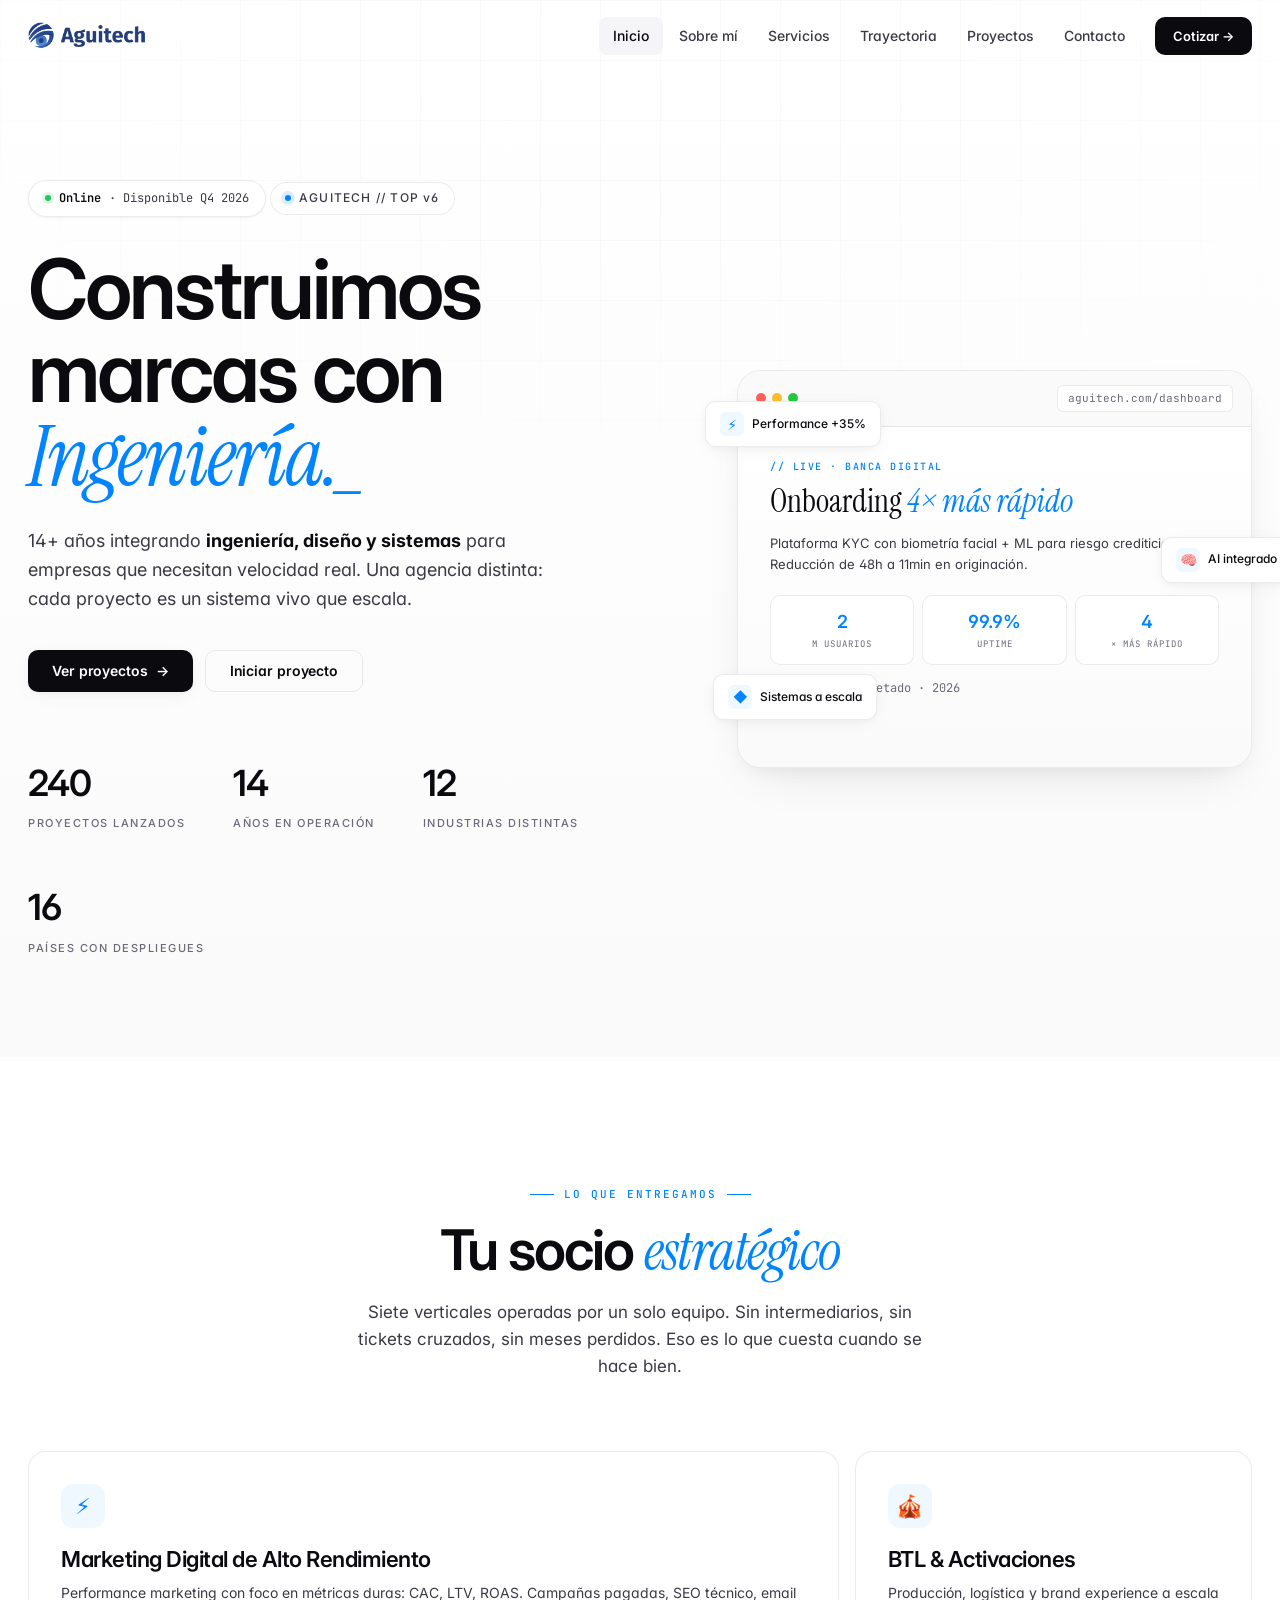
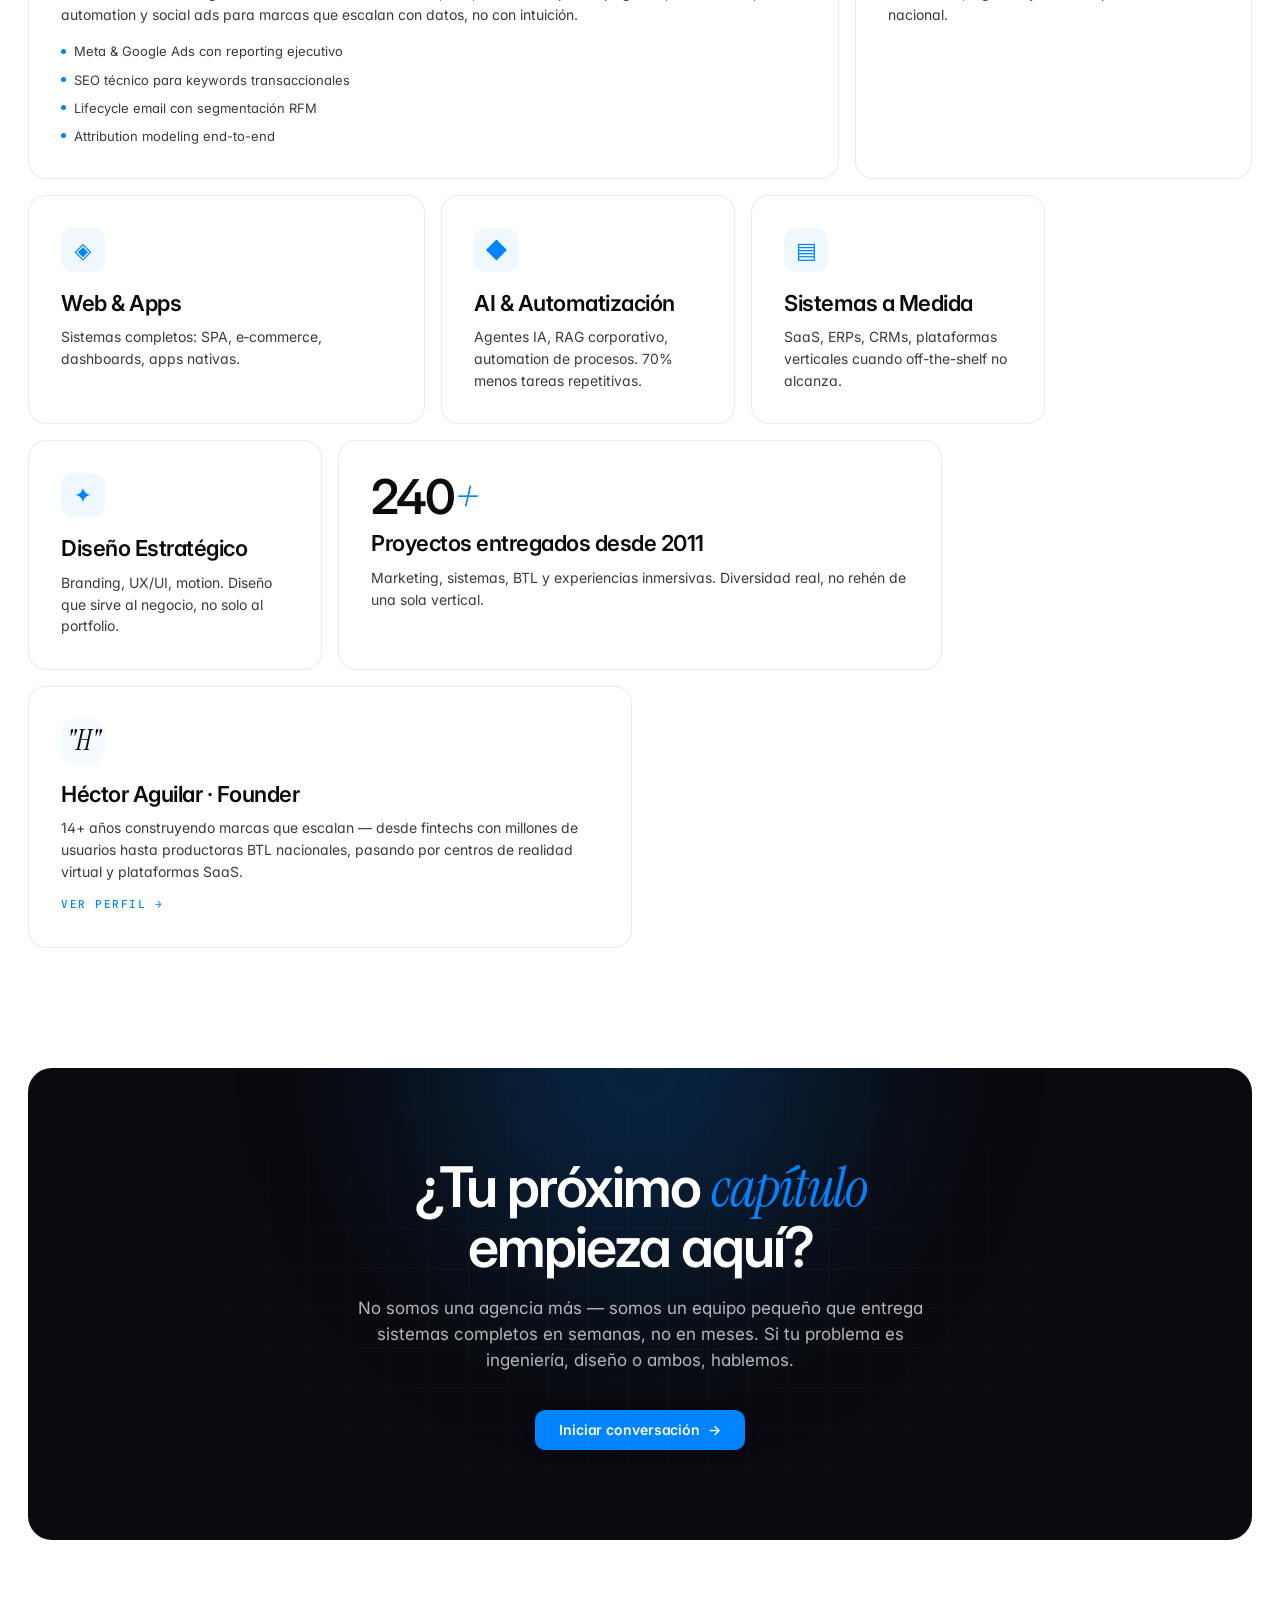
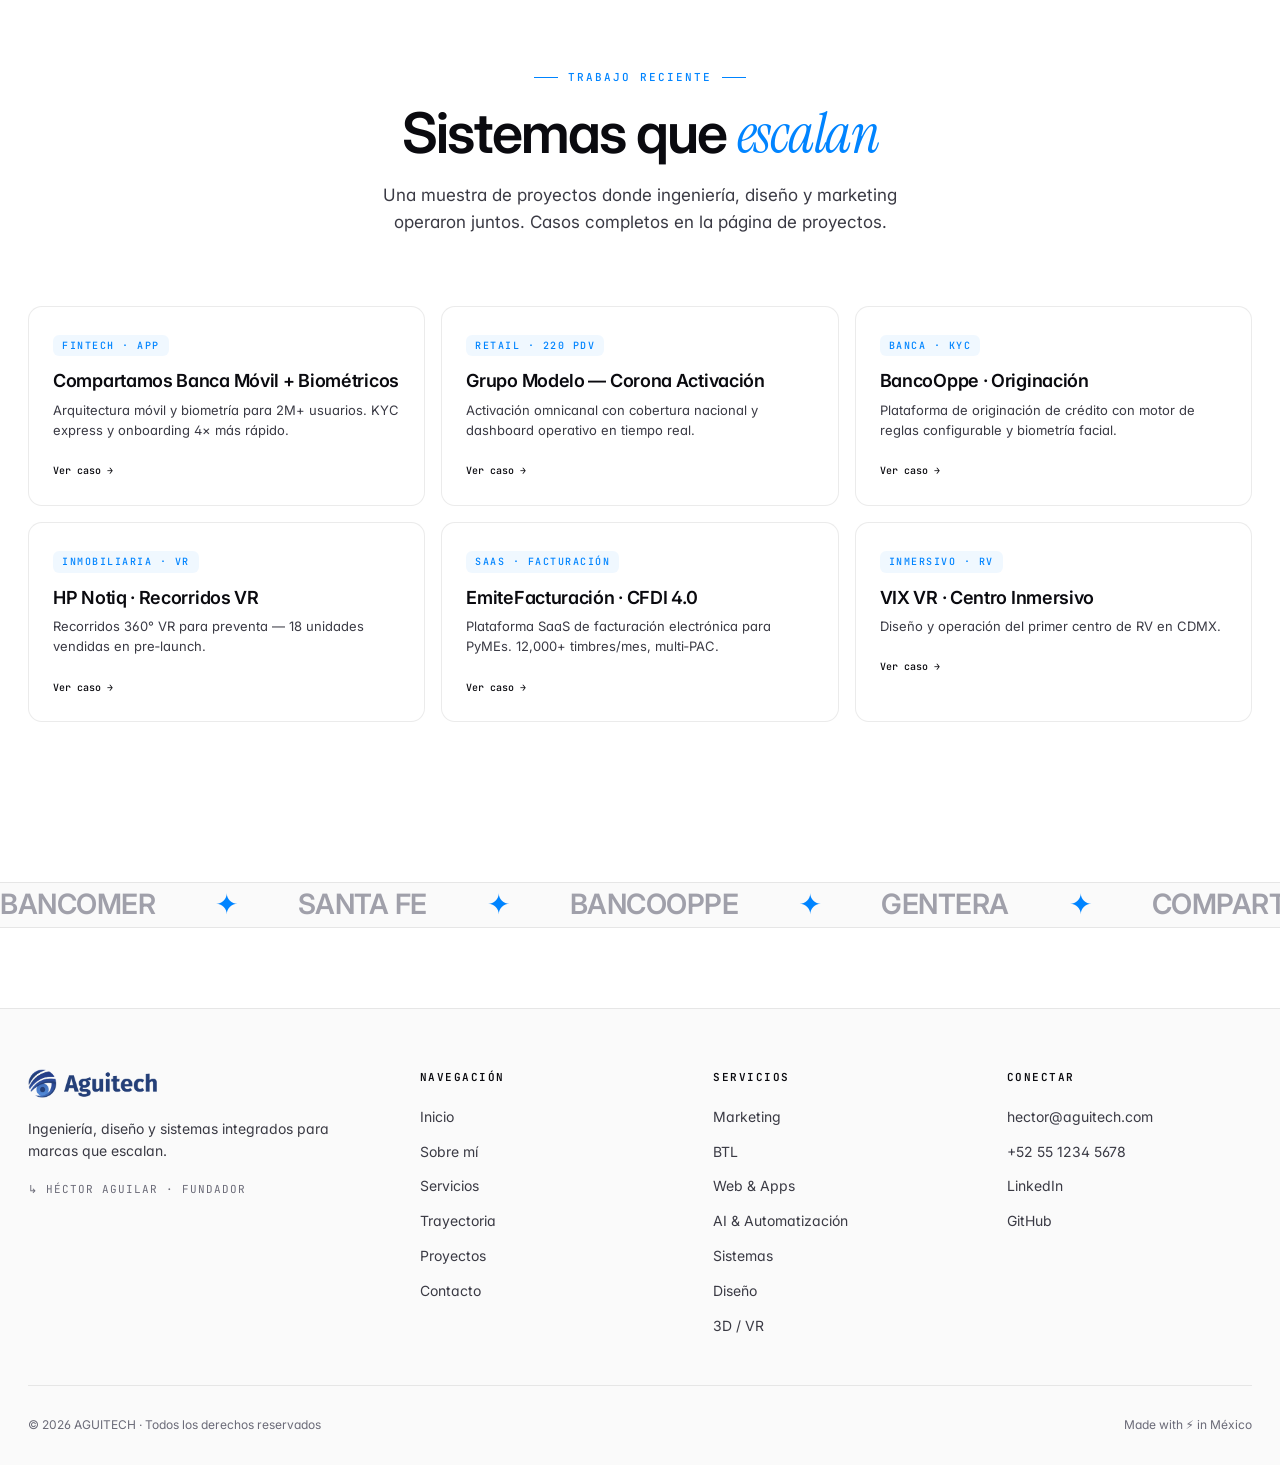
<file: index.html>
<!DOCTYPE html>
<html lang="es">
<head>
<meta charset="UTF-8">
<meta name="viewport" content="width=device-width,initial-scale=1">
<title>AGUITECH // TOP v6 — Agencia de Ingeniería, Diseño & Sistemas</title>
<meta name="description" content="AGUITECH. 14+ años integrando ingeniería, diseño y sistemas para marcas top. MKT, BTL, IA, RV, arquitectura digital. Héctor Aguilar, fundador.">
<link rel="preconnect" href="https://fonts.googleapis.com">
<link rel="preconnect" href="https://fonts.gstatic.com" crossorigin>
<link href="https://fonts.googleapis.com/css2?family=Inter:wght@400;500;600;700&family=Instrument+Serif:ital@0;1&family=JetBrains+Mono:wght@400;500&display=swap" rel="stylesheet">
<link rel="stylesheet" href="assets/css/v6.css">
<link rel="icon" type="image/png" href="assets/img/favicon.ico">
</head>
<body>

<!-- NAV -->
<div class="nav-wrap">
  <div class="container">
    <nav class="nav">
      <a href="index.html" class="brand">
        <img src="assets/img/logo.png" alt="AGUITECH">
      </a>
      <div class="nav-links">
        <a class="nav-link active" href="index.html">Inicio</a>
        <a class="nav-link" href="sobre-mi.html">Sobre mí</a>
        <a class="nav-link" href="servicios.html">Servicios</a>
        <a class="nav-link" href="experiencia.html">Trayectoria</a>
        <a class="nav-link" href="proyectos.html">Proyectos</a>
        <a class="nav-link" href="contacto.html">Contacto</a>
        <a class="nav-link nav-cta" href="contacto.html">Cotizar →</a>
      </div>
      <button class="menu-toggle" aria-label="Menu"><span></span><span></span><span></span></button>
    </nav>
  </div>
</div>

<!-- HERO -->
<section class="hero">
  <div class="container">
    <div class="hero-inner">
      <div>
        <div class="statusbar"><span class="pulse"></span><strong>Online</strong> · Disponible Q4 2026</div>
        <div class="hero-eyebrow"><span class="pulse"></span>AGUITECH // TOP v6</div>
        <h1>Construimos marcas con <em><span class="typewrite"></span></em></h1>
        <p>14+ años integrando <strong style="color:var(--fg)">ingeniería, diseño y sistemas</strong> para empresas que necesitan velocidad real. Una agencia distinta: cada proyecto es un sistema vivo que escala.</p>
        <div class="hero-actions">
          <a href="proyectos.html" class="btn btn-primary">Ver proyectos <span class="arrow">→</span></a>
          <a href="contacto.html" class="btn btn-ghost">Iniciar proyecto</a>
        </div>
        <div class="hero-stats">
          <div class="hero-stat"><span class="n counter" data-target="240">0</span><span class="l">Proyectos lanzados</span></div>
          <div class="hero-stat"><span class="n counter" data-target="14">0</span><span class="l">Años en operación</span></div>
          <div class="hero-stat"><span class="n counter" data-target="12">0</span><span class="l">Industrias distintas</span></div>
          <div class="hero-stat"><span class="n counter" data-target="16">0</span><span class="l">Países con despliegues</span></div>
        </div>
      </div>

      <div class="hero-right">
        <div class="float-tag t1"><span class="ico">⚡</span> Performance +35%</div>
        <div class="float-tag t2"><span class="ico">🧠</span> AI integrado</div>
        <div class="float-tag t3"><span class="ico">◆</span> Sistemas a escala</div>
        <div class="hero-card">
          <div class="hero-card-bar">
            <span class="dot r"></span><span class="dot y"></span><span class="dot g"></span>
            <span class="url">aguitech.com/dashboard</span>
          </div>
          <div class="hero-card-body">
            <div class="lbl">// Live · Banca Digital</div>
            <h3>Onboarding <em>4× más rápido</em></h3>
            <p>Plataforma KYC con biometría facial + ML para riesgo crediticio. Reducción de 48h a 11min en originación.</p>
            <div class="row">
              <div class="metric"><div class="v counter" data-target="2">0</div><div class="ll">M Usuarios</div></div>
              <div class="metric"><div class="v">99.9%</div><div class="ll">Uptime</div></div>
              <div class="metric"><div class="v counter" data-target="4">0</div><div class="ll">× Más rápido</div></div>
            </div>
            <div class="chk">deploy_completado · 2026</div>
          </div>
        </div>
      </div>
    </div>
  </div>
</section>

<!-- BENTO VERTICALS -->
<section>
  <div class="container">
    <div class="sec-head reveal">
      <div class="sec-eyebrow">Lo que entregamos</div>
      <h2 class="sec-title">Tu socio <em>estratégico</em></h2>
      <p class="sec-sub">Siete verticales operadas por un solo equipo. Sin intermediarios, sin tickets cruzados, sin meses perdidos. Eso es lo que cuesta cuando se hace bien.</p>
    </div>

    <div class="bento reveal">

      <a href="servicios.html#mkt" class="b-card lg">
        <div class="ico">⚡</div>
        <h3>Marketing Digital de Alto Rendimiento</h3>
        <p>Performance marketing con foco en métricas duras: CAC, LTV, ROAS. Campañas pagadas, SEO técnico, email automation y social ads para marcas que escalan con datos, no con intuición.</p>
        <ul>
          <li>Meta & Google Ads con reporting ejecutivo</li>
          <li>SEO técnico para keywords transaccionales</li>
          <li>Lifecycle email con segmentación RFM</li>
          <li>Attribution modeling end-to-end</li>
        </ul>
      </a>

      <a href="servicios.html#btl" class="b-card md">
        <div class="ico">🎪</div>
        <h3>BTL & Activaciones</h3>
        <p>Producción, logística y brand experience a escala nacional.</p>
      </a>

      <a href="servicios.html#web" class="b-card md">
        <div class="ico">◈</div>
        <h3>Web & Apps</h3>
        <p>Sistemas completos: SPA, e‑commerce, dashboards, apps nativas.</p>
      </a>

      <a href="servicios.html#ai" class="b-card sq">
        <div class="ico">◆</div>
        <h3>AI & Automatización</h3>
        <p>Agentes IA, RAG corporativo, automation de procesos. 70% menos tareas repetitivas.</p>
      </a>

      <a href="servicios.html#sistemas" class="b-card sq">
        <div class="ico">▤</div>
        <h3>Sistemas a Medida</h3>
        <p>SaaS, ERPs, CRMs, plataformas verticales cuando off-the-shelf no alcanza.</p>
      </a>

      <a href="servicios.html#diseno" class="b-card sq">
        <div class="ico">✦</div>
        <h3>Diseño Estratégico</h3>
        <p>Branding, UX/UI, motion. Diseño que sirve al negocio, no solo al portfolio.</p>
      </a>

      <div class="b-card wide">
        <div class="big-stat">240<em>+</em></div>
        <h3>Proyectos entregados desde 2011</h3>
        <p>Marketing, sistemas, BTL y experiencias inmersivas. Diversidad real, no rehén de una sola vertical.</p>
      </div>

      <div class="b-card wide">
        <div class="ico" style="background:rgba(0,132,255,.04);color:var(--fg);font-family:var(--serif);font-style:italic;font-size:28px">"H"</div>
        <h3>Héctor Aguilar · Founder</h3>
        <p>14+ años construyendo marcas que escalan — desde fintechs con millones de usuarios hasta productoras BTL nacionales, pasando por centros de realidad virtual y plataformas SaaS.</p>
        <a href="sobre-mi.html" style="display:inline-flex;align-items:center;gap:6px;margin-top:14px;color:var(--cyan);font-family:var(--mono);font-size:11px;text-transform:uppercase;letter-spacing:1.5px;font-weight:500">Ver perfil →</a>
      </div>

    </div>
  </div>
</section>

<!-- BIG CTA -->
<section style="padding-top:0">
  <div class="container">
    <div class="bigcta reveal">
      <h2>¿Tu próximo <em>capítulo</em><br>empieza aquí?</h2>
      <p>No somos una agencia más — somos un equipo pequeño que entrega sistemas completos en semanas, no en meses. Si tu problema es ingeniería, diseño o ambos, hablemos.</p>
      <a href="contacto.html" class="btn btn-primary">Iniciar conversación <span class="arrow">→</span></a>
    </div>
  </div>
</section>

<!-- PROJECTS -->
<section style="padding-top:0">
  <div class="container">
    <div class="sec-head reveal">
      <div class="sec-eyebrow">Trabajo reciente</div>
      <h2 class="sec-title">Sistemas que <em>escalan</em></h2>
      <p class="sec-sub">Una muestra de proyectos donde ingeniería, diseño y marketing operaron juntos. Casos completos en la página de proyectos.</p>
    </div>

    <div class="proj-grid reveal">
      <a href="proyectos.html" class="proj">
        <span class="proj-cat">Fintech · App</span>
        <h4>Compartamos Banca Móvil + Biométricos</h4>
        <p>Arquitectura móvil y biometría para 2M+ usuarios. KYC express y onboarding 4× más rápido.</p>
        <span class="arr">Ver caso →</span>
      </a>
      <a href="proyectos.html" class="proj">
        <span class="proj-cat">Retail · 220 PDV</span>
        <h4>Grupo Modelo — Corona Activación</h4>
        <p>Activación omnicanal con cobertura nacional y dashboard operativo en tiempo real.</p>
        <span class="arr">Ver caso →</span>
      </a>
      <a href="proyectos.html" class="proj">
        <span class="proj-cat">Banca · KYC</span>
        <h4>BancoOppe · Originación</h4>
        <p>Plataforma de originación de crédito con motor de reglas configurable y biometría facial.</p>
        <span class="arr">Ver caso →</span>
      </a>
      <a href="proyectos.html" class="proj">
        <span class="proj-cat">Inmobiliaria · VR</span>
        <h4>HP Notiq · Recorridos VR</h4>
        <p>Recorridos 360° VR para preventa — 18 unidades vendidas en pre‑launch.</p>
        <span class="arr">Ver caso →</span>
      </a>
      <a href="proyectos.html" class="proj">
        <span class="proj-cat">SaaS · Facturación</span>
        <h4>EmiteFacturación · CFDI 4.0</h4>
        <p>Plataforma SaaS de facturación electrónica para PyMEs. 12,000+ timbres/mes, multi‑PAC.</p>
        <span class="arr">Ver caso →</span>
      </a>
      <a href="proyectos.html" class="proj">
        <span class="proj-cat">Inmersivo · RV</span>
        <h4>VIX VR · Centro Inmersivo</h4>
        <p>Diseño y operación del primer centro de RV en CDMX.</p>
        <span class="arr">Ver caso →</span>
      </a>
    </div>
  </div>
</section>

<!-- MARQUEE -->
<section class="marquee" style="padding:0;margin-top:40px">
  <div class="marquee-track">
    <span>BANCOMER</span><span class="dot">✦</span>
    <span>SANTA FE</span><span class="dot">✦</span>
    <span>BANCOOPPE</span><span class="dot">✦</span>
    <span>GENTERA</span><span class="dot">✦</span>
    <span>COMPARTAMOS</span><span class="dot">✦</span>
    <span>OCC MUNDIAL</span><span class="dot">✦</span>
    <span>SANTANDER</span><span class="dot">✦</span>
    <span>YOIN</span><span class="dot">✦</span>
    <span>HP NOTIQ</span><span class="dot">✦</span>
    <span>OCCESA</span><span class="dot">✦</span>
    <span>GRUPO MODELO</span><span class="dot">✦</span>
    <span>INFONAVIT</span><span class="dot">✦</span>
    <span>MERCK</span><span class="dot">✦</span>
    <span>COLGATE</span><span class="dot">✦</span>
    <!-- duplicate for seamless loop -->
    <span>BANCOMER</span><span class="dot">✦</span>
    <span>SANTA FE</span><span class="dot">✦</span>
    <span>BANCOOPPE</span><span class="dot">✦</span>
    <span>GENTERA</span><span class="dot">✦</span>
    <span>COMPARTAMOS</span><span class="dot">✦</span>
    <span>OCC MUNDIAL</span><span class="dot">✦</span>
    <span>SANTANDER</span><span class="dot">✦</span>
    <span>YOIN</span><span class="dot">✦</span>
    <span>HP NOTIQ</span><span class="dot">✦</span>
    <span>OCCESA</span><span class="dot">✦</span>
    <span>GRUPO MODELO</span><span class="dot">✦</span>
    <span>INFONAVIT</span><span class="dot">✦</span>
    <span>MERCK</span><span class="dot">✦</span>
    <span>COLGATE</span><span class="dot">✦</span>
  </div>
</section>

<!-- FOOTER -->
<footer class="footer">
  <div class="container">
    <div class="footer-grid">
      <div>
        <a href="index.html" class="brand" style="margin-bottom:18px">
          <img src="assets/img/logo.png" alt="AGUITECH" style="width:130px">
        </a>
        <p style="color:var(--fg-2);font-size:14px;line-height:1.6;max-width:340px;margin-top:14px">Ingeniería, diseño y sistemas integrados para marcas que escalan.</p>
        <p style="color:var(--fg-3);font-family:var(--mono);font-size:11px;margin-top:18px;letter-spacing:1px">↳ HÉCTOR AGUILAR · FUNDADOR</p>
      </div>
      <div>
        <h5>Navegación</h5>
        <ul>
          <li><a href="index.html">Inicio</a></li>
          <li><a href="sobre-mi.html">Sobre mí</a></li>
          <li><a href="servicios.html">Servicios</a></li>
          <li><a href="experiencia.html">Trayectoria</a></li>
          <li><a href="proyectos.html">Proyectos</a></li>
          <li><a href="contacto.html">Contacto</a></li>
        </ul>
      </div>
      <div>
        <h5>Servicios</h5>
        <ul>
          <li><a href="servicios.html#mkt">Marketing</a></li>
          <li><a href="servicios.html#btl">BTL</a></li>
          <li><a href="servicios.html#web">Web & Apps</a></li>
          <li><a href="servicios.html#ai">AI & Automatización</a></li>
          <li><a href="servicios.html#sistemas">Sistemas</a></li>
          <li><a href="servicios.html#diseno">Diseño</a></li>
          <li><a href="servicios.html#3d">3D / VR</a></li>
        </ul>
      </div>
      <div>
        <h5>Conectar</h5>
        <ul>
          <li><a href="mailto:hector@aguitech.com">hector@aguitech.com</a></li>
          <li><a href="https://wa.me/5215512345678" target="_blank" rel="noopener">+52 55 1234 5678</a></li>
          <li><a href="https://linkedin.com/in/hectoraguilar" target="_blank" rel="noopener">LinkedIn</a></li>
          <li><a href="https://github.com/aguitech" target="_blank" rel="noopener">GitHub</a></li>
        </ul>
      </div>
    </div>
    <div class="footer-bottom">
      <span>© 2026 AGUITECH · Todos los derechos reservados</span>
      <span>Made with ⚡ in México</span>
    </div>
  </div>
</footer>

<script src="assets/js/v6.js"></script>
</body>
</html>
</file>
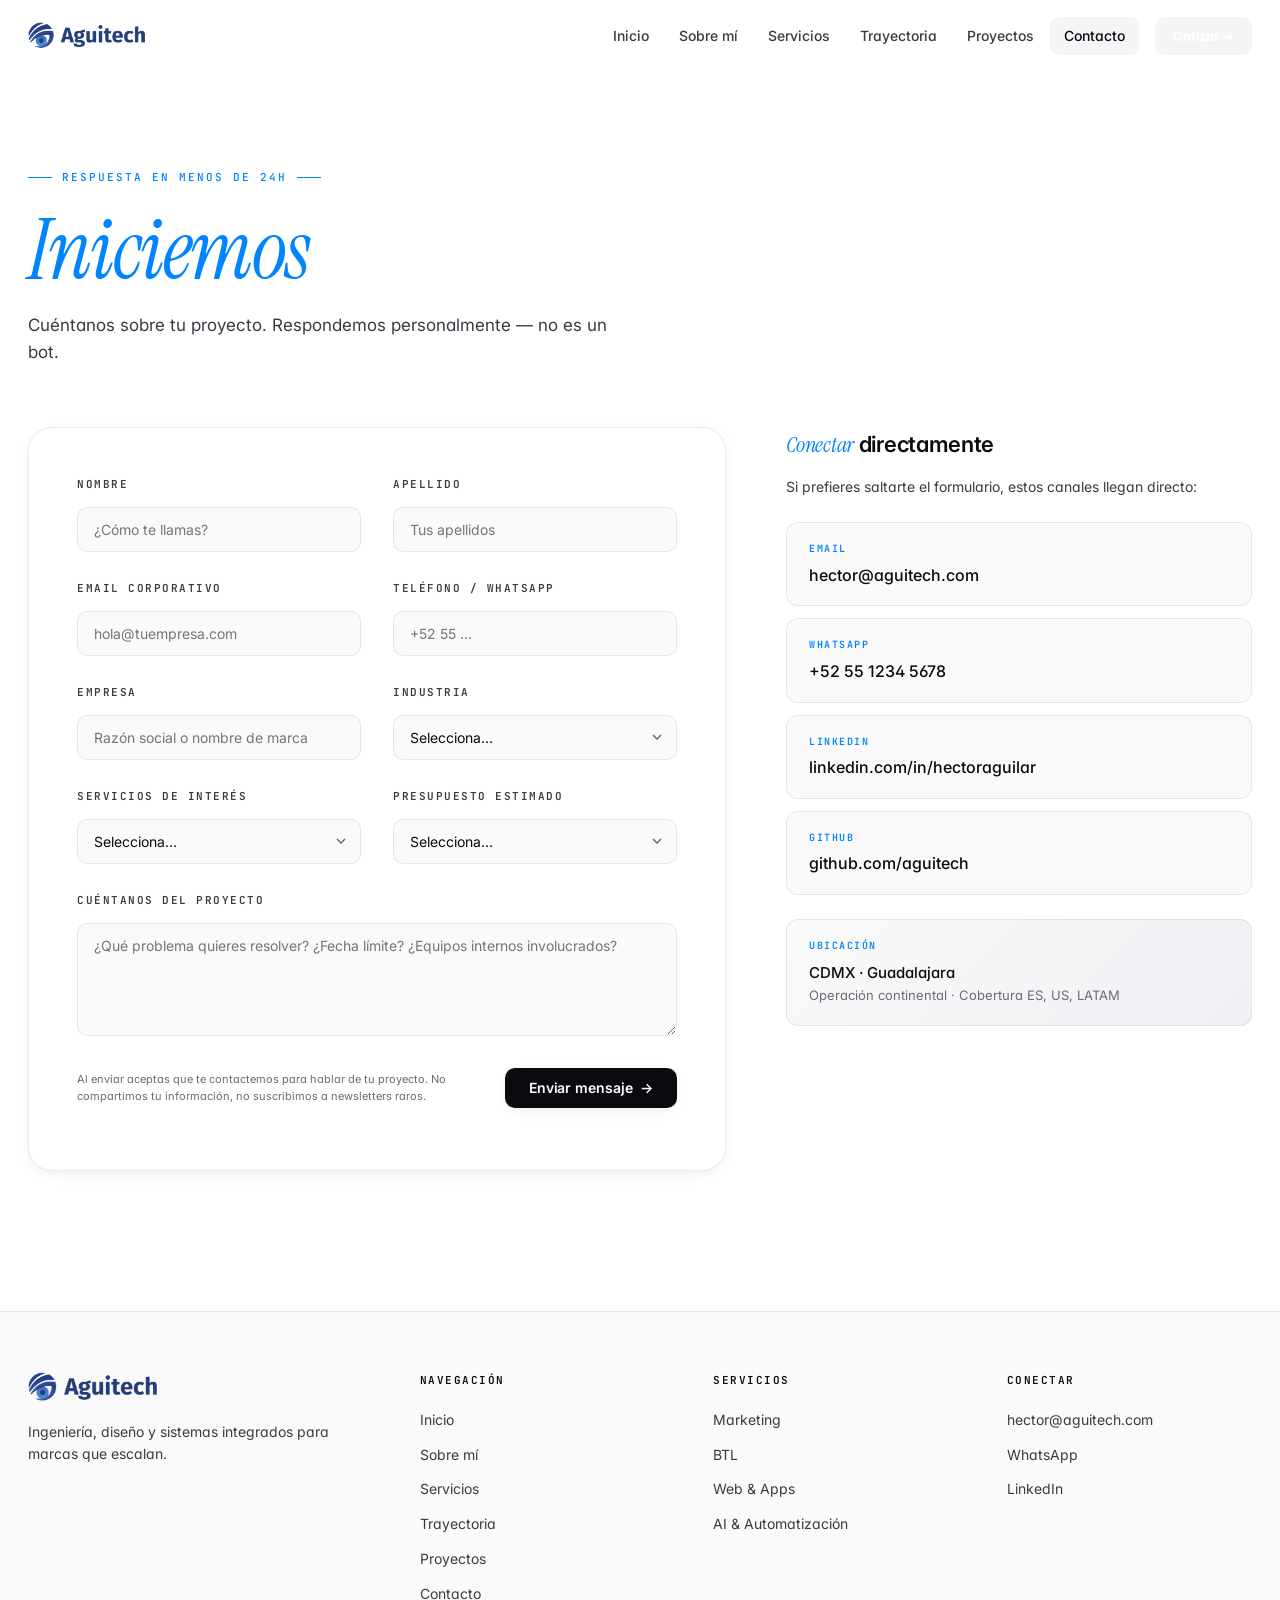
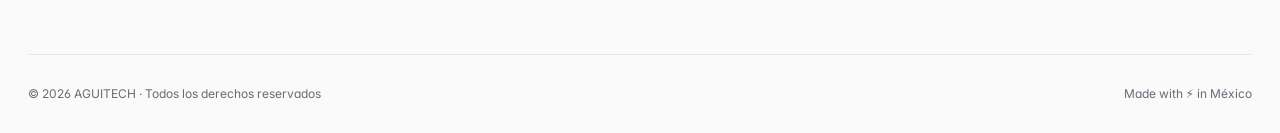
<file: contacto.html>
<!DOCTYPE html>
<html lang="es">
<head>
<meta charset="UTF-8">
<meta name="viewport" content="width=device-width,initial-scale=1">
<title>Contacto — AGUITECH // TOP v6</title>
<meta name="description" content="Hablemos sobre tu próximo proyecto de ingeniería, diseño o sistemas.">
<link rel="preconnect" href="https://fonts.googleapis.com">
<link rel="preconnect" href="https://fonts.gstatic.com" crossorigin>
<link href="https://fonts.googleapis.com/css2?family=Inter:wght@400;500;600;700&family=Instrument+Serif:ital@0;1&family=JetBrains+Mono:wght@400;500&display=swap" rel="stylesheet">
<link rel="stylesheet" href="assets/css/v6.css">
<link rel="icon" type="image/png" href="assets/img/favicon.ico">
</head>
<body>

<div class="nav-wrap">
  <div class="container">
    <nav class="nav">
      <a href="index.html" class="brand"><img src="assets/img/logo.png" alt="AGUITECH"></a>
      <div class="nav-links">
        <a class="nav-link" href="index.html">Inicio</a>
        <a class="nav-link" href="sobre-mi.html">Sobre mí</a>
        <a class="nav-link" href="servicios.html">Servicios</a>
        <a class="nav-link" href="experiencia.html">Trayectoria</a>
        <a class="nav-link" href="proyectos.html">Proyectos</a>
        <a class="nav-link active" href="contacto.html">Contacto</a>
        <a class="nav-link nav-cta" href="contacto.html">Cotizar →</a>
      </div>
      <button class="menu-toggle" aria-label="Menu"><span></span><span></span><span></span></button>
    </nav>
  </div>
</div>

<section style="padding:160px 0 60px">
  <div class="container">
    <div class="sec-head reveal" style="text-align:left;margin:0 0 60px">
      <div class="sec-eyebrow" style="margin:0 0 18px">Respuesta en menos de 24h</div>
      <h1 class="sec-title" style="font-size:clamp(48px,8vw,84px)"><em>Iniciemos</em></h1>
      <p class="sec-sub" style="margin:0">Cuéntanos sobre tu proyecto. Respondemos personalmente — no es un bot.</p>
    </div>

    <div style="display:grid;grid-template-columns:1.5fr 1fr;gap:60px;align-items:start" class="reveal">
      <form class="form-card" autocomplete="off">
        <div class="form-row">
          <div class="form-group">
            <label>Nombre</label>
            <input type="text" name="nombre" required placeholder="¿Cómo te llamas?">
          </div>
          <div class="form-group">
            <label>Apellido</label>
            <input type="text" name="apellido" required placeholder="Tus apellidos">
          </div>
        </div>

        <div class="form-row">
          <div class="form-group">
            <label>Email corporativo</label>
            <input type="email" name="email" required placeholder="hola@tuempresa.com">
          </div>
          <div class="form-group">
            <label>Teléfono / WhatsApp</label>
            <input type="tel" name="telefono" placeholder="+52 55 ...">
          </div>
        </div>

        <div class="form-row">
          <div class="form-group">
            <label>Empresa</label>
            <input type="text" name="empresa" placeholder="Razón social o nombre de marca">
          </div>
          <div class="form-group">
            <label>Industria</label>
            <select name="industria">
              <option value="">Selecciona…</option>
              <option>Fintech / Banca</option>
              <option>E‑commerce / Retail</option>
              <option>CPG / Consumo</option>
              <option>Servicios profesionales</option>
              <option>Inmobiliaria</option>
              <option>Salud / Farmacéutica</option>
              <option>Educación / EdTech</option>
              <option>Entretenimiento</option>
              <option>Otra</option>
            </select>
          </div>
        </div>

        <div class="form-row">
          <div class="form-group">
            <label>Servicios de interés</label>
            <select name="servicio">
              <option value="">Selecciona…</option>
              <option>Marketing digital</option>
              <option>BTL / Activaciones</option>
              <option>Web / Apps / SaaS</option>
              <option>AI & Automatización</option>
              <option>Sistemas a medida</option>
              <option>Diseño estratégico</option>
              <option>3D / VR / AR</option>
              <option>Paquete integral</option>
            </select>
          </div>
          <div class="form-group">
            <label>Presupuesto estimado</label>
            <select name="presupuesto">
              <option value="">Selecciona…</option>
              <option>Menos de USD 10K</option>
              <option>USD 10K — 25K</option>
              <option>USD 25K — 50K</option>
              <option>USD 50K — 100K</option>
              <option>USD 100K+</option>
              <option>Por definir</option>
            </select>
          </div>
        </div>

        <div class="form-row full">
          <div class="form-group">
            <label>Cuéntanos del proyecto</label>
            <textarea name="mensaje" rows="5" placeholder="¿Qué problema quieres resolver? ¿Fecha límite? ¿Equipos internos involucrados?"></textarea>
          </div>
        </div>

        <div class="form-actions">
          <p class="consent">Al enviar aceptas que te contactemos para hablar de tu proyecto. No compartimos tu información, no suscribimos a newsletters raros.</p>
          <button type="submit" class="btn btn-primary">Enviar mensaje <span class="arrow">→</span></button>
        </div>
        <div class="form-out"></div>
      </form>

      <aside style="position:sticky;top:100px">
        <h3 style="font-family:var(--sans);font-weight:600;font-size:22px;letter-spacing:-.3px;margin-bottom:14px"><em style="font-family:var(--serif);color:var(--cyan);font-style:italic;font-weight:400">Conectar</em> directamente</h3>
        <p style="color:var(--fg-2);margin-bottom:24px;line-height:1.6;font-size:14px">Si prefieres saltarte el formulario, estos canales llegan directo:</p>

        <a href="mailto:hector@aguitech.com" style="display:block;padding:18px 22px;border:1px solid var(--line);border-radius:12px;margin-bottom:12px;transition:.3s;background:#fafafa">
          <div style="font-family:var(--mono);font-size:10px;color:var(--cyan);letter-spacing:1.5px;text-transform:uppercase;font-weight:600">EMAIL</div>
          <div style="margin-top:6px;font-size:16px;font-weight:500">hector@aguitech.com</div>
        </a>
        <a href="https://wa.me/5215512345678" target="_blank" rel="noopener" style="display:block;padding:18px 22px;border:1px solid var(--line);border-radius:12px;margin-bottom:12px;transition:.3s;background:#fafafa">
          <div style="font-family:var(--mono);font-size:10px;color:var(--cyan);letter-spacing:1.5px;text-transform:uppercase;font-weight:600">WHATSAPP</div>
          <div style="margin-top:6px;font-size:16px;font-weight:500">+52 55 1234 5678</div>
        </a>
        <a href="https://linkedin.com/in/hectoraguilar" target="_blank" rel="noopener" style="display:block;padding:18px 22px;border:1px solid var(--line);border-radius:12px;margin-bottom:12px;transition:.3s;background:#fafafa">
          <div style="font-family:var(--mono);font-size:10px;color:var(--cyan);letter-spacing:1.5px;text-transform:uppercase;font-weight:600">LINKEDIN</div>
          <div style="margin-top:6px;font-size:16px;font-weight:500">linkedin.com/in/hectoraguilar</div>
        </a>
        <a href="https://github.com/aguitech" target="_blank" rel="noopener" style="display:block;padding:18px 22px;border:1px solid var(--line);border-radius:12px;margin-bottom:12px;transition:.3s;background:#fafafa">
          <div style="font-family:var(--mono);font-size:10px;color:var(--cyan);letter-spacing:1.5px;text-transform:uppercase;font-weight:600">GITHUB</div>
          <div style="margin-top:6px;font-size:16px;font-weight:500">github.com/aguitech</div>
        </a>

        <div style="margin-top:24px;padding:18px 22px;border:1px solid var(--line);border-radius:12px;background:linear-gradient(135deg,#fafafa,#f0f0f5)">
          <div style="font-family:var(--mono);font-size:10px;color:var(--cyan);letter-spacing:1.5px;text-transform:uppercase;font-weight:600;margin-bottom:8px">UBICACIÓN</div>
          <div style="font-size:15px;font-weight:500;line-height:1.5">CDMX · Guadalajara<br><span style="color:var(--fg-3);font-weight:400;font-size:13px">Operación continental · Cobertura ES, US, LATAM</span></div>
        </div>
      </aside>
    </div>
  </div>
</section>

<footer class="footer">
  <div class="container">
    <div class="footer-grid">
      <div>
        <a href="index.html" class="brand" style="margin-bottom:18px"><img src="assets/img/logo.png" alt="AGUITECH" style="width:130px"></a>
        <p style="color:var(--fg-2);font-size:14px;line-height:1.6;max-width:340px;margin-top:14px">Ingeniería, diseño y sistemas integrados para marcas que escalan.</p>
      </div>
      <div>
        <h5>Navegación</h5>
        <ul>
          <li><a href="index.html">Inicio</a></li>
          <li><a href="sobre-mi.html">Sobre mí</a></li>
          <li><a href="servicios.html">Servicios</a></li>
          <li><a href="experiencia.html">Trayectoria</a></li>
          <li><a href="proyectos.html">Proyectos</a></li>
          <li><a href="contacto.html">Contacto</a></li>
        </ul>
      </div>
      <div>
        <h5>Servicios</h5>
        <ul>
          <li><a href="servicios.html#mkt">Marketing</a></li>
          <li><a href="servicios.html#btl">BTL</a></li>
          <li><a href="servicios.html#web">Web & Apps</a></li>
          <li><a href="servicios.html#ai">AI & Automatización</a></li>
        </ul>
      </div>
      <div>
        <h5>Conectar</h5>
        <ul>
          <li><a href="mailto:hector@aguitech.com">hector@aguitech.com</a></li>
          <li><a href="https://wa.me/5215512345678" target="_blank" rel="noopener">WhatsApp</a></li>
          <li><a href="https://linkedin.com/in/hectoraguilar" target="_blank" rel="noopener">LinkedIn</a></li>
        </ul>
      </div>
    </div>
    <div class="footer-bottom">
      <span>© 2026 AGUITECH · Todos los derechos reservados</span>
      <span>Made with ⚡ in México</span>
    </div>
  </div>
</footer>

<script src="assets/js/v6.js"></script>
</body>
</html>
</file>
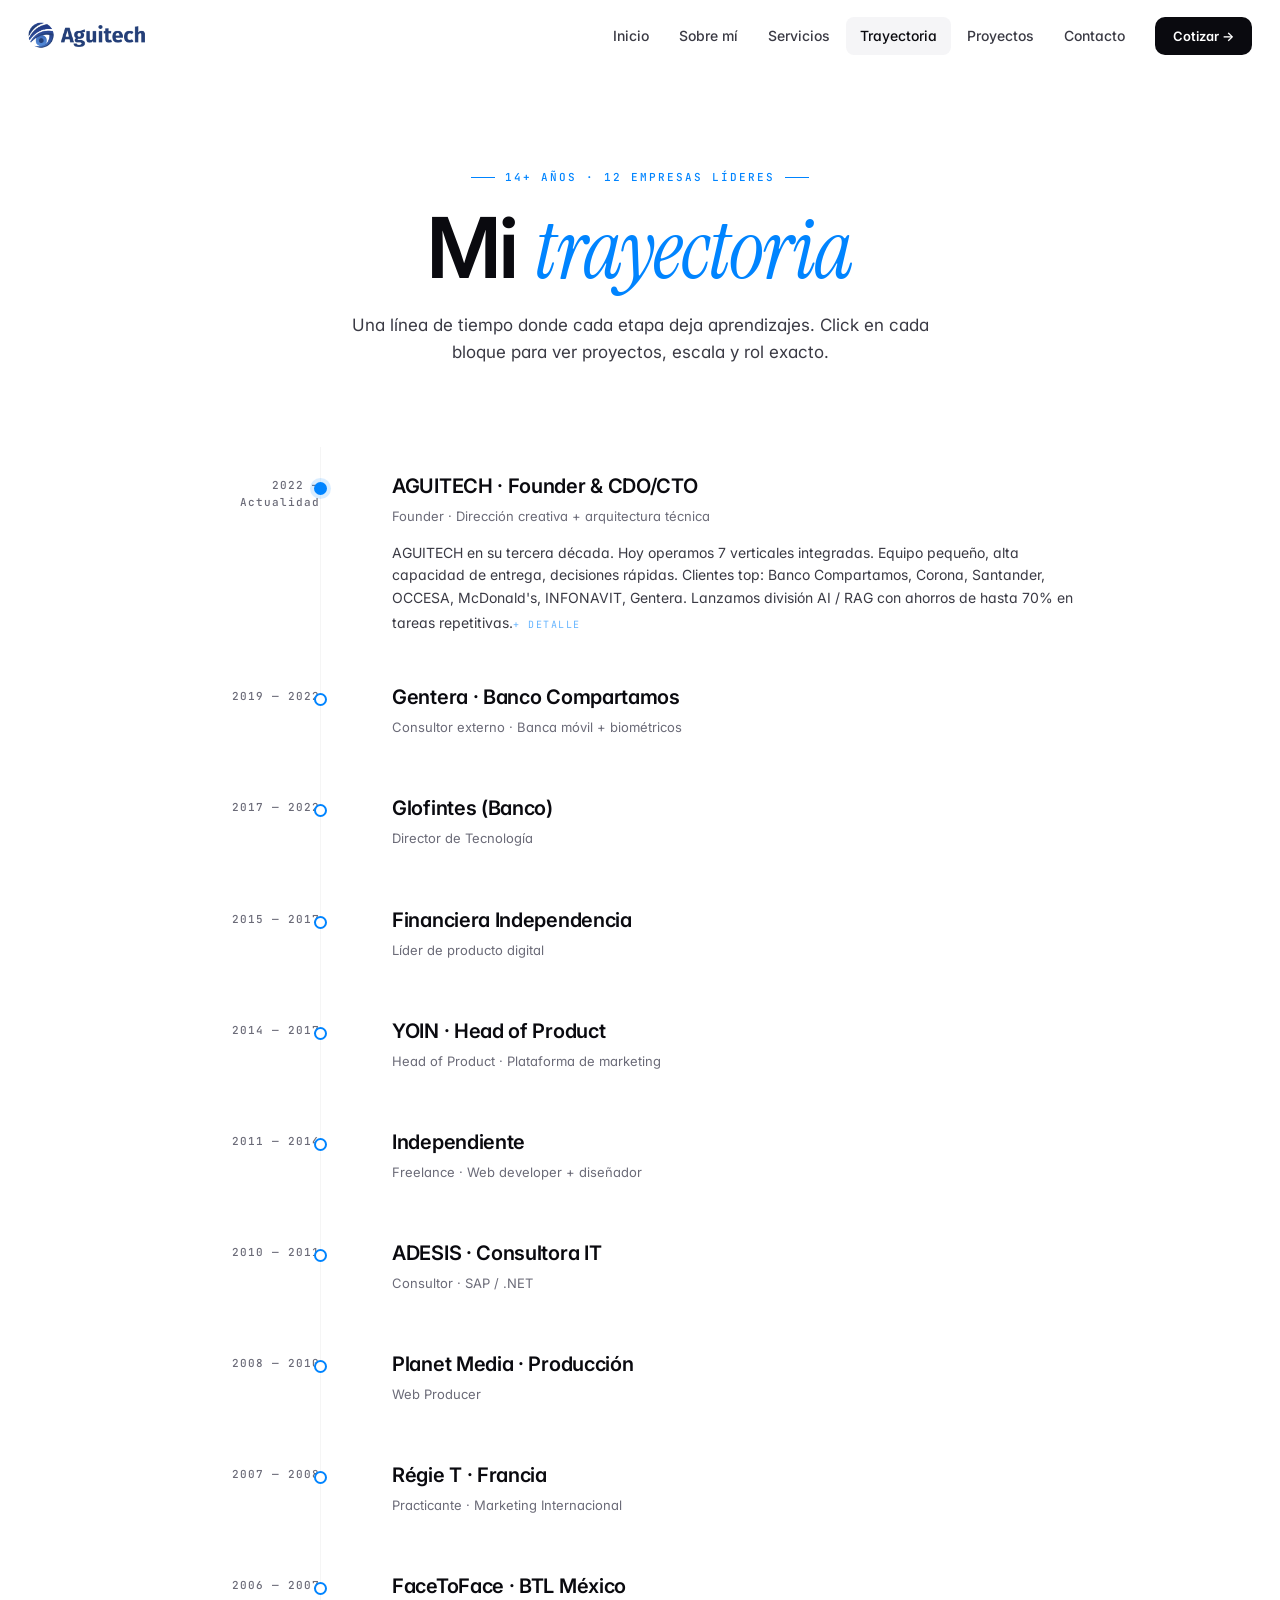
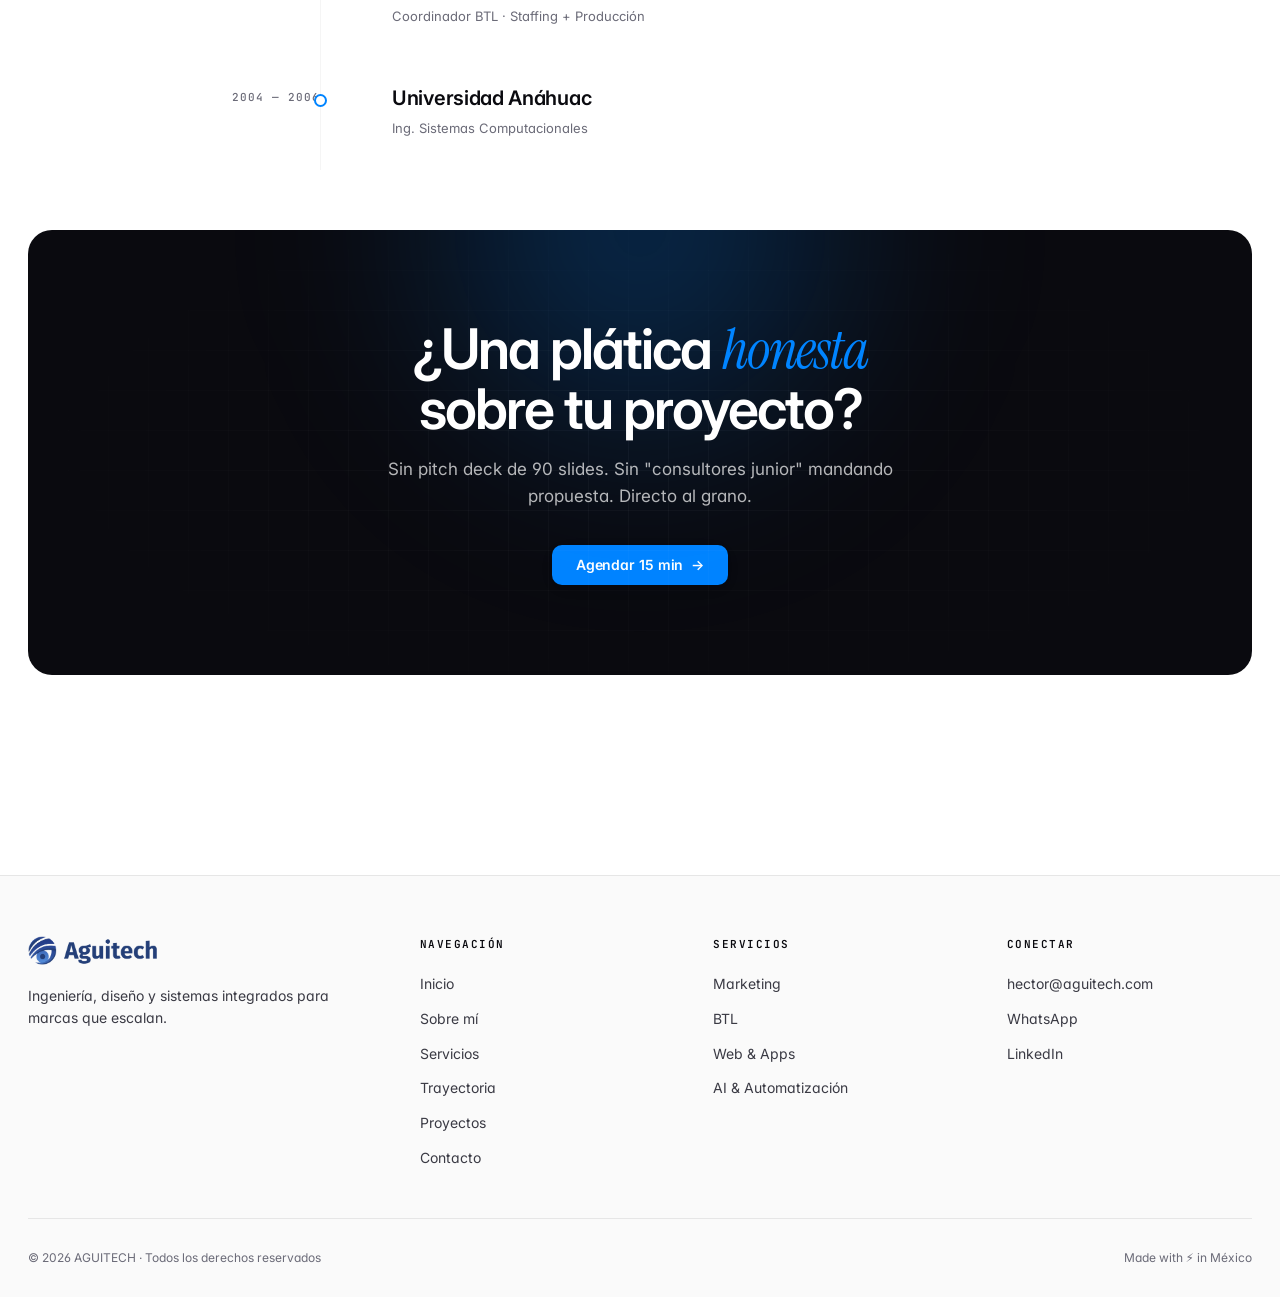
<file: experiencia.html>
<!DOCTYPE html>
<html lang="es">
<head>
<meta charset="UTF-8">
<meta name="viewport" content="width=device-width,initial-scale=1">
<title>Trayectoria — AGUITECH // TOP v6</title>
<meta name="description" content="14+ años en operación. 12 empresas líderes. Click en cada etapa para detalle.">
<link rel="preconnect" href="https://fonts.googleapis.com">
<link rel="preconnect" href="https://fonts.gstatic.com" crossorigin>
<link href="https://fonts.googleapis.com/css2?family=Inter:wght@400;500;600;700&family=Instrument+Serif:ital@0;1&family=JetBrains+Mono:wght@400;500&display=swap" rel="stylesheet">
<link rel="stylesheet" href="assets/css/v6.css">
<link rel="icon" type="image/png" href="assets/img/favicon.ico">
</head>
<body>

<div class="nav-wrap">
  <div class="container">
    <nav class="nav">
      <a href="index.html" class="brand"><img src="assets/img/logo.png" alt="AGUITECH"></a>
      <div class="nav-links">
        <a class="nav-link" href="index.html">Inicio</a>
        <a class="nav-link" href="sobre-mi.html">Sobre mí</a>
        <a class="nav-link" href="servicios.html">Servicios</a>
        <a class="nav-link active" href="experiencia.html">Trayectoria</a>
        <a class="nav-link" href="proyectos.html">Proyectos</a>
        <a class="nav-link" href="contacto.html">Contacto</a>
        <a class="nav-link nav-cta" href="contacto.html">Cotizar →</a>
      </div>
      <button class="menu-toggle" aria-label="Menu"><span></span><span></span><span></span></button>
    </nav>
  </div>
</div>

<section style="padding:160px 0 60px">
  <div class="container">
    <div class="sec-head reveal" style="margin-bottom:80px">
      <div class="sec-eyebrow">14+ años · 12 empresas líderes</div>
      <h1 class="sec-title" style="font-size:clamp(48px,8vw,84px)">Mi <em>trayectoria</em></h1>
      <p class="sec-sub">Una línea de tiempo donde cada etapa deja aprendizajes. Click en cada bloque para ver proyectos, escala y rol exacto.</p>
    </div>

    <div class="tl reveal">

      <div class="tl-row open">
        <div class="tl-year current">2022 — Actualidad</div>
        <div class="tl-content">
          <h3>AGUITECH · Founder & CDO/CTO</h3>
          <div class="role">Founder · Dirección creativa + arquitectura técnica</div>
          <div class="detail">AGUITECH en su tercera década. Hoy operamos 7 verticales integradas. Equipo pequeño, alta capacidad de entrega, decisiones rápidas. Clientes top: Banco Compartamos, Corona, Santander, OCCESA, McDonald's, INFONAVIT, Gentera. Lanzamos división AI / RAG con ahorros de hasta 70% en tareas repetitivas.<span class="more">+ detalle</span></div>
        </div>
      </div>

      <div class="tl-row">
        <div class="tl-year">2019 — 2022</div>
        <div class="tl-content">
          <h3>Gentera · Banco Compartamos</h3>
          <div class="role">Consultor externo · Banca móvil + biométricos</div>
          <div class="detail">Lideré la arquitectura de la app móvil con onboarding biométrico para 2M+ usuarios. KYC Express redujo tiempos de originación de 48h a 11 minutos.<span class="more">+ detalle</span></div>
        </div>
      </div>

      <div class="tl-row">
        <div class="tl-year">2017 — 2022</div>
        <div class="tl-content">
          <h3>Glofintes (Banco)</h3>
          <div class="role">Director de Tecnología</div>
          <div class="detail">CTO responsable de plataforma core, seguridad, cumplimiento regulatorio CNBV. Equipo de 14, presupuesto anual 4.5M USD. Llevamos el banco de sistemas legacy on‑prem a arquitectura cloud nativa.<span class="more">+ detalle</span></div>
        </div>
      </div>

      <div class="tl-row">
        <div class="tl-year">2015 — 2017</div>
        <div class="tl-content">
          <h3>Financiera Independencia</h3>
          <div class="role">Líder de producto digital</div>
          <div class="detail">Producto digital para microcrédito. App para 800K+ usuarias con biometría y disbursement en menos de 24h.<span class="more">+ detalle</span></div>
        </div>
      </div>

      <div class="tl-row">
        <div class="tl-year">2014 — 2017</div>
        <div class="tl-content">
          <h3>YOIN · Head of Product</h3>
          <div class="role">Head of Product · Plataforma de marketing</div>
          <div class="detail">Lideré producto y UX en startup de marketing automation. Pivoteamos 3 veces en 18 meses, encontramos product‑market fit y levantamos Serie A.<span class="more">+ detalle</span></div>
        </div>
      </div>

      <div class="tl-row">
        <div class="tl-year">2011 — 2014</div>
        <div class="tl-content">
          <h3>Independiente</h3>
          <div class="role">Freelance · Web developer + diseñador</div>
          <div class="detail">3 años freelance en CDMX. Clientes: Bancomer, Santander, OCCMundial, HP, Merck.<span class="more">+ detalle</span></div>
        </div>
      </div>

      <div class="tl-row">
        <div class="tl-year">2010 — 2011</div>
        <div class="tl-content">
          <h3>ADESIS · Consultora IT</h3>
          <div class="role">Consultor · SAP / .NET</div>
          <div class="detail">Implementaciones SAP para corporativos. Confirmé que consultoría tradicional es un agujero negro de tiempo.<span class="more">+ detalle</span></div>
        </div>
      </div>

      <div class="tl-row">
        <div class="tl-year">2008 — 2010</div>
        <div class="tl-content">
          <h3>Planet Media · Producción</h3>
          <div class="role">Web Producer</div>
          <div class="detail">Producción web para retailers. CMS Made Simple, Flash, early responsive design.<span class="more">+ detalle</span></div>
        </div>
      </div>

      <div class="tl-row">
        <div class="tl-year">2007 — 2008</div>
        <div class="tl-content">
          <h3>Régie T · Francia</h3>
          <div class="role">Practicante · Marketing Internacional</div>
          <div class="detail">Prácticas en Marsella, Francia. Marketing internacional para marcas europeas.<span class="more">+ detalle</span></div>
        </div>
      </div>

      <div class="tl-row">
        <div class="tl-year">2006 — 2007</div>
        <div class="tl-content">
          <h3>FaceToFace · BTL México</h3>
          <div class="role">Coordinador BTL · Staffing + Producción</div>
          <div class="detail">Coordinación de equipos BTL nacionales. Pepsi, Coca‑Cola, Sabritas.<span class="more">+ detalle</span></div>
        </div>
      </div>

      <div class="tl-row">
        <div class="tl-year">2004 — 2006</div>
        <div class="tl-content">
          <h3>Universidad Anáhuac</h3>
          <div class="role">Ing. Sistemas Computacionales</div>
          <div class="detail">Egresado con mención honorífica. Tesis: sistema de gestión documental con búsqueda semántica temprana.<span class="more">+ detalle</span></div>
        </div>
      </div>

    </div>
  </div>
</section>

<section style="padding-top:0">
  <div class="container">
    <div class="bigcta reveal">
      <h2>¿Una plática <em>honesta</em><br>sobre tu proyecto?</h2>
      <p>Sin pitch deck de 90 slides. Sin "consultores junior" mandando propuesta. Directo al grano.</p>
      <a href="contacto.html" class="btn btn-primary">Agendar 15 min <span class="arrow">→</span></a>
    </div>
  </div>
</section>

<footer class="footer">
  <div class="container">
    <div class="footer-grid">
      <div>
        <a href="index.html" class="brand" style="margin-bottom:18px"><img src="assets/img/logo.png" alt="AGUITECH" style="width:130px"></a>
        <p style="color:var(--fg-2);font-size:14px;line-height:1.6;max-width:340px;margin-top:14px">Ingeniería, diseño y sistemas integrados para marcas que escalan.</p>
      </div>
      <div>
        <h5>Navegación</h5>
        <ul>
          <li><a href="index.html">Inicio</a></li>
          <li><a href="sobre-mi.html">Sobre mí</a></li>
          <li><a href="servicios.html">Servicios</a></li>
          <li><a href="experiencia.html">Trayectoria</a></li>
          <li><a href="proyectos.html">Proyectos</a></li>
          <li><a href="contacto.html">Contacto</a></li>
        </ul>
      </div>
      <div>
        <h5>Servicios</h5>
        <ul>
          <li><a href="servicios.html#mkt">Marketing</a></li>
          <li><a href="servicios.html#btl">BTL</a></li>
          <li><a href="servicios.html#web">Web & Apps</a></li>
          <li><a href="servicios.html#ai">AI & Automatización</a></li>
        </ul>
      </div>
      <div>
        <h5>Conectar</h5>
        <ul>
          <li><a href="mailto:hector@aguitech.com">hector@aguitech.com</a></li>
          <li><a href="https://wa.me/5215512345678" target="_blank" rel="noopener">WhatsApp</a></li>
          <li><a href="https://linkedin.com/in/hectoraguilar" target="_blank" rel="noopener">LinkedIn</a></li>
        </ul>
      </div>
    </div>
    <div class="footer-bottom">
      <span>© 2026 AGUITECH · Todos los derechos reservados</span>
      <span>Made with ⚡ in México</span>
    </div>
  </div>
</footer>

<script src="assets/js/v6.js"></script>
</body>
</html>
</file>
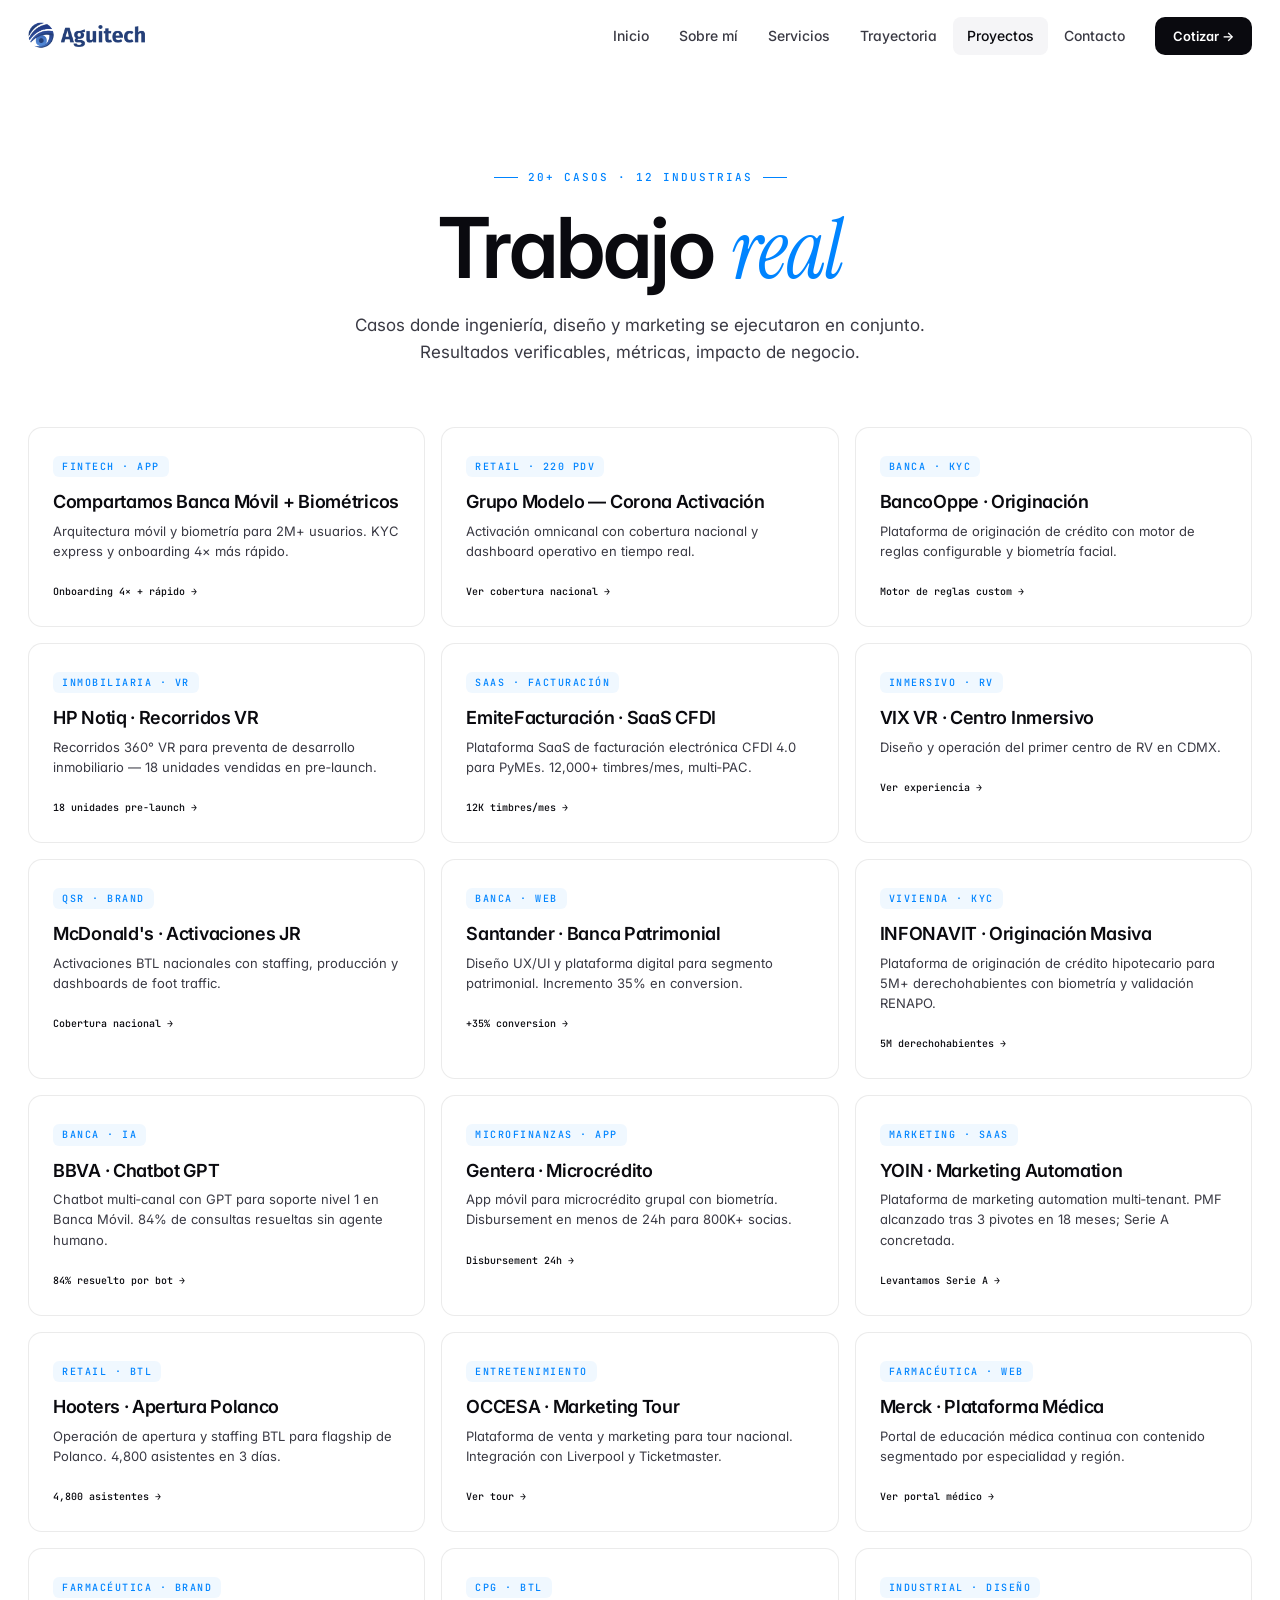
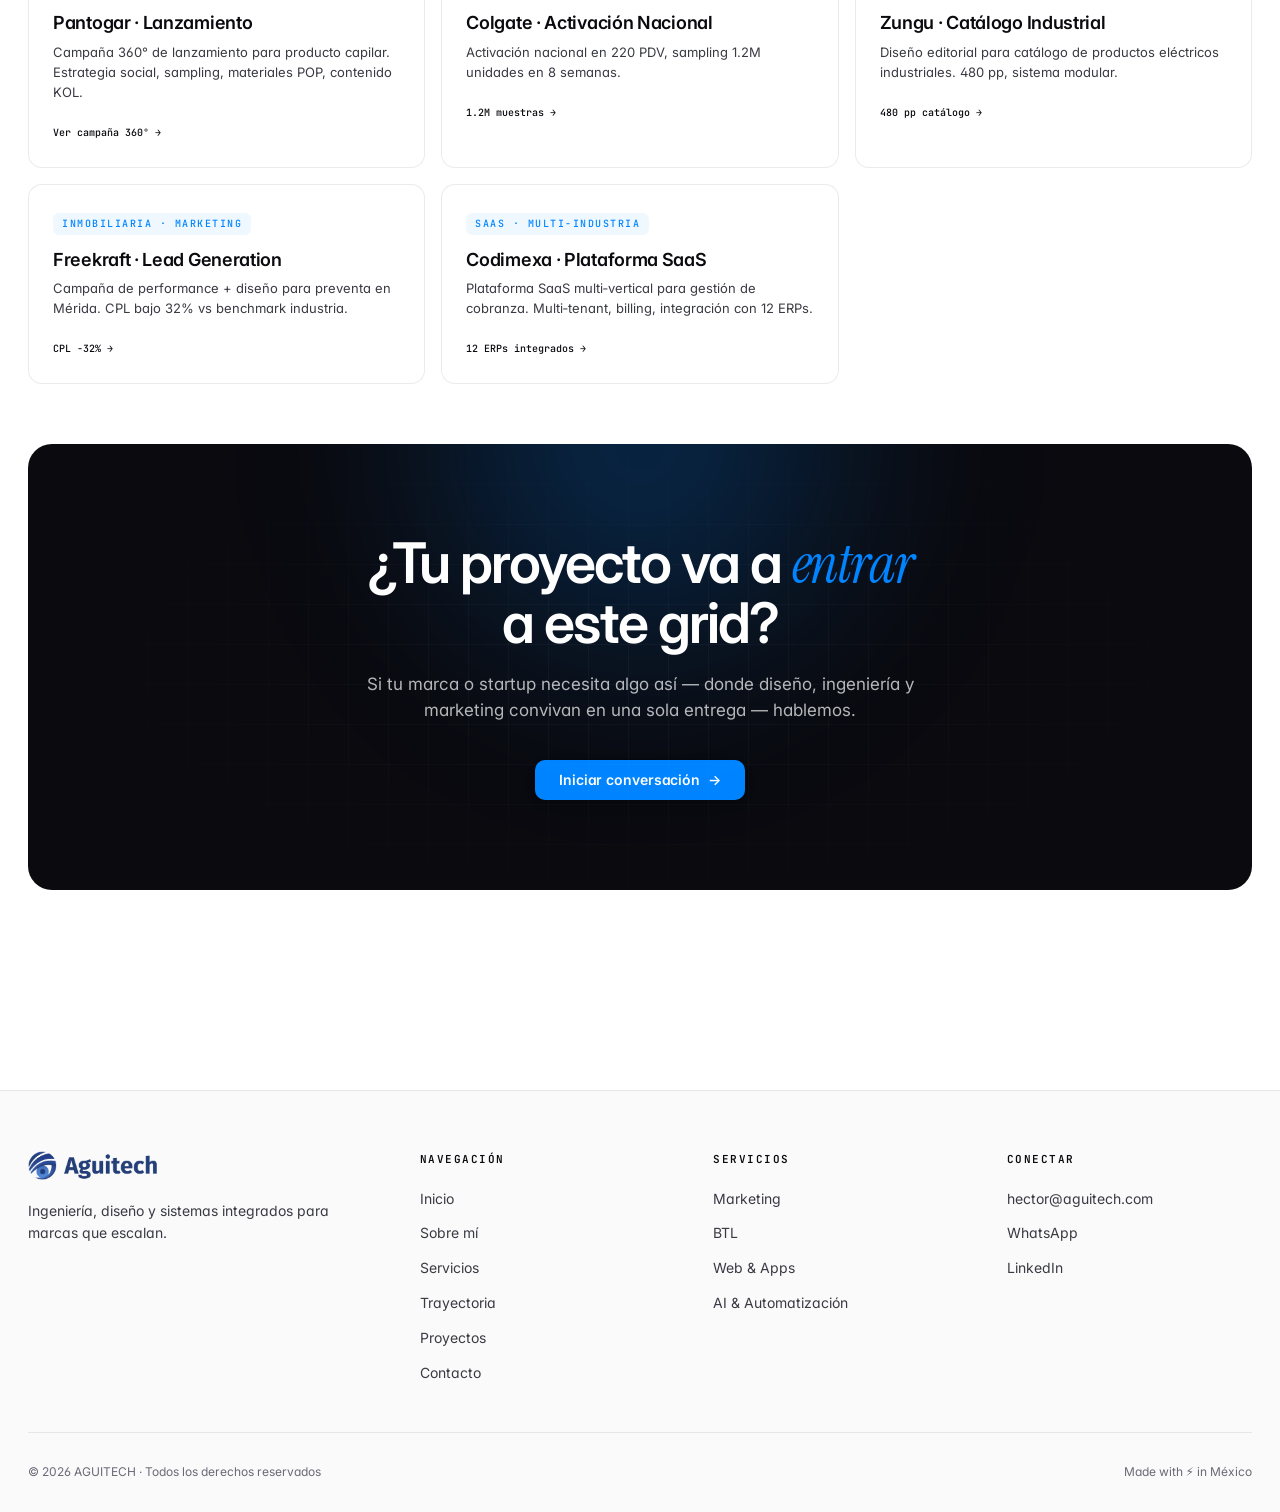
<file: proyectos.html>
<!DOCTYPE html>
<html lang="es">
<head>
<meta charset="UTF-8">
<meta name="viewport" content="width=device-width,initial-scale=1">
<title>Proyectos — AGUITECH // TOP v6</title>
<meta name="description" content="20+ proyectos con clientes top: Compartamos, Corona, BancoOppe, HP Notiq, Santander, BBVA, INFONAVIT, Gentera, McDonald's, OCCESA.">
<link rel="preconnect" href="https://fonts.googleapis.com">
<link rel="preconnect" href="https://fonts.gstatic.com" crossorigin>
<link href="https://fonts.googleapis.com/css2?family=Inter:wght@400;500;600;700&family=Instrument+Serif:ital@0;1&family=JetBrains+Mono:wght@400;500&display=swap" rel="stylesheet">
<link rel="stylesheet" href="assets/css/v6.css">
<link rel="icon" type="image/png" href="assets/img/favicon.ico">
</head>
<body>

<div class="nav-wrap">
  <div class="container">
    <nav class="nav">
      <a href="index.html" class="brand"><img src="assets/img/logo.png" alt="AGUITECH"></a>
      <div class="nav-links">
        <a class="nav-link" href="index.html">Inicio</a>
        <a class="nav-link" href="sobre-mi.html">Sobre mí</a>
        <a class="nav-link" href="servicios.html">Servicios</a>
        <a class="nav-link" href="experiencia.html">Trayectoria</a>
        <a class="nav-link active" href="proyectos.html">Proyectos</a>
        <a class="nav-link" href="contacto.html">Contacto</a>
        <a class="nav-link nav-cta" href="contacto.html">Cotizar →</a>
      </div>
      <button class="menu-toggle" aria-label="Menu"><span></span><span></span><span></span></button>
    </nav>
  </div>
</div>

<section style="padding:160px 0 60px">
  <div class="container">
    <div class="sec-head reveal" style="margin-bottom:60px">
      <div class="sec-eyebrow">20+ casos · 12 industrias</div>
      <h1 class="sec-title" style="font-size:clamp(48px,8vw,84px)">Trabajo <em>real</em></h1>
      <p class="sec-sub">Casos donde ingeniería, diseño y marketing se ejecutaron en conjunto. Resultados verificables, métricas, impacto de negocio.</p>
    </div>

    <div class="proj-grid reveal">
      <a class="proj"><span class="proj-cat">Fintech · App</span><h4>Compartamos Banca Móvil + Biométricos</h4><p>Arquitectura móvil y biometría para 2M+ usuarios. KYC express y onboarding 4× más rápido.</p><span class="arr">Onboarding 4× + rápido →</span></a>
      <a class="proj"><span class="proj-cat">Retail · 220 PDV</span><h4>Grupo Modelo — Corona Activación</h4><p>Activación omnicanal con cobertura nacional y dashboard operativo en tiempo real.</p><span class="arr">Ver cobertura nacional →</span></a>
      <a class="proj"><span class="proj-cat">Banca · KYC</span><h4>BancoOppe · Originación</h4><p>Plataforma de originación de crédito con motor de reglas configurable y biometría facial.</p><span class="arr">Motor de reglas custom →</span></a>
      <a class="proj"><span class="proj-cat">Inmobiliaria · VR</span><h4>HP Notiq · Recorridos VR</h4><p>Recorridos 360° VR para preventa de desarrollo inmobiliario — 18 unidades vendidas en pre‑launch.</p><span class="arr">18 unidades pre‑launch →</span></a>
      <a class="proj"><span class="proj-cat">SaaS · Facturación</span><h4>EmiteFacturación · SaaS CFDI</h4><p>Plataforma SaaS de facturación electrónica CFDI 4.0 para PyMEs. 12,000+ timbres/mes, multi‑PAC.</p><span class="arr">12K timbres/mes →</span></a>
      <a class="proj"><span class="proj-cat">Inmersivo · RV</span><h4>VIX VR · Centro Inmersivo</h4><p>Diseño y operación del primer centro de RV en CDMX.</p><span class="arr">Ver experiencia →</span></a>
      <a class="proj"><span class="proj-cat">QSR · Brand</span><h4>McDonald's · Activaciones JR</h4><p>Activaciones BTL nacionales con staffing, producción y dashboards de foot traffic.</p><span class="arr">Cobertura nacional →</span></a>
      <a class="proj"><span class="proj-cat">Banca · Web</span><h4>Santander · Banca Patrimonial</h4><p>Diseño UX/UI y plataforma digital para segmento patrimonial. Incremento 35% en conversion.</p><span class="arr">+35% conversion →</span></a>
      <a class="proj"><span class="proj-cat">Vivienda · KYC</span><h4>INFONAVIT · Originación Masiva</h4><p>Plataforma de originación de crédito hipotecario para 5M+ derechohabientes con biometría y validación RENAPO.</p><span class="arr">5M derechohabientes →</span></a>
      <a class="proj"><span class="proj-cat">Banca · IA</span><h4>BBVA · Chatbot GPT</h4><p>Chatbot multi‑canal con GPT para soporte nivel 1 en Banca Móvil. 84% de consultas resueltas sin agente humano.</p><span class="arr">84% resuelto por bot →</span></a>
      <a class="proj"><span class="proj-cat">Microfinanzas · App</span><h4>Gentera · Microcrédito</h4><p>App móvil para microcrédito grupal con biometría. Disbursement en menos de 24h para 800K+ socias.</p><span class="arr">Disbursement 24h →</span></a>
      <a class="proj"><span class="proj-cat">Marketing · SaaS</span><h4>YOIN · Marketing Automation</h4><p>Plataforma de marketing automation multi‑tenant. PMF alcanzado tras 3 pivotes en 18 meses; Serie A concretada.</p><span class="arr">Levantamos Serie A →</span></a>
      <a class="proj"><span class="proj-cat">Retail · BTL</span><h4>Hooters · Apertura Polanco</h4><p>Operación de apertura y staffing BTL para flagship de Polanco. 4,800 asistentes en 3 días.</p><span class="arr">4,800 asistentes →</span></a>
      <a class="proj"><span class="proj-cat">Entretenimiento</span><h4>OCCESA · Marketing Tour</h4><p>Plataforma de venta y marketing para tour nacional. Integración con Liverpool y Ticketmaster.</p><span class="arr">Ver tour →</span></a>
      <a class="proj"><span class="proj-cat">Farmacéutica · Web</span><h4>Merck · Plataforma Médica</h4><p>Portal de educación médica continua con contenido segmentado por especialidad y región.</p><span class="arr">Ver portal médico →</span></a>
      <a class="proj"><span class="proj-cat">Farmacéutica · Brand</span><h4>Pantogar · Lanzamiento</h4><p>Campaña 360° de lanzamiento para producto capilar. Estrategia social, sampling, materiales POP, contenido KOL.</p><span class="arr">Ver campaña 360° →</span></a>
      <a class="proj"><span class="proj-cat">CPG · BTL</span><h4>Colgate · Activación Nacional</h4><p>Activación nacional en 220 PDV, sampling 1.2M unidades en 8 semanas.</p><span class="arr">1.2M muestras →</span></a>
      <a class="proj"><span class="proj-cat">Industrial · Diseño</span><h4>Zungu · Catálogo Industrial</h4><p>Diseño editorial para catálogo de productos eléctricos industriales. 480 pp, sistema modular.</p><span class="arr">480 pp catálogo →</span></a>
      <a class="proj"><span class="proj-cat">Inmobiliaria · Marketing</span><h4>Freekraft · Lead Generation</h4><p>Campaña de performance + diseño para preventa en Mérida. CPL bajo 32% vs benchmark industria.</p><span class="arr">CPL ‑32% →</span></a>
      <a class="proj"><span class="proj-cat">SaaS · Multi‑industria</span><h4>Codimexa · Plataforma SaaS</h4><p>Plataforma SaaS multi‑vertical para gestión de cobranza. Multi‑tenant, billing, integración con 12 ERPs.</p><span class="arr">12 ERPs integrados →</span></a>
    </div>
  </div>
</section>

<section style="padding-top:0">
  <div class="container">
    <div class="bigcta reveal">
      <h2>¿Tu proyecto va a <em>entrar</em><br>a este grid?</h2>
      <p>Si tu marca o startup necesita algo así — donde diseño, ingeniería y marketing convivan en una sola entrega — hablemos.</p>
      <a href="contacto.html" class="btn btn-primary">Iniciar conversación <span class="arrow">→</span></a>
    </div>
  </div>
</section>

<footer class="footer">
  <div class="container">
    <div class="footer-grid">
      <div>
        <a href="index.html" class="brand" style="margin-bottom:18px"><img src="assets/img/logo.png" alt="AGUITECH" style="width:130px"></a>
        <p style="color:var(--fg-2);font-size:14px;line-height:1.6;max-width:340px;margin-top:14px">Ingeniería, diseño y sistemas integrados para marcas que escalan.</p>
      </div>
      <div>
        <h5>Navegación</h5>
        <ul>
          <li><a href="index.html">Inicio</a></li>
          <li><a href="sobre-mi.html">Sobre mí</a></li>
          <li><a href="servicios.html">Servicios</a></li>
          <li><a href="experiencia.html">Trayectoria</a></li>
          <li><a href="proyectos.html">Proyectos</a></li>
          <li><a href="contacto.html">Contacto</a></li>
        </ul>
      </div>
      <div>
        <h5>Servicios</h5>
        <ul>
          <li><a href="servicios.html#mkt">Marketing</a></li>
          <li><a href="servicios.html#btl">BTL</a></li>
          <li><a href="servicios.html#web">Web & Apps</a></li>
          <li><a href="servicios.html#ai">AI & Automatización</a></li>
        </ul>
      </div>
      <div>
        <h5>Conectar</h5>
        <ul>
          <li><a href="mailto:hector@aguitech.com">hector@aguitech.com</a></li>
          <li><a href="https://wa.me/5215512345678" target="_blank" rel="noopener">WhatsApp</a></li>
          <li><a href="https://linkedin.com/in/hectoraguilar" target="_blank" rel="noopener">LinkedIn</a></li>
        </ul>
      </div>
    </div>
    <div class="footer-bottom">
      <span>© 2026 AGUITECH · Todos los derechos reservados</span>
      <span>Made with ⚡ in México</span>
    </div>
  </div>
</footer>

<script src="assets/js/v6.js"></script>
</body>
</html>
</file>
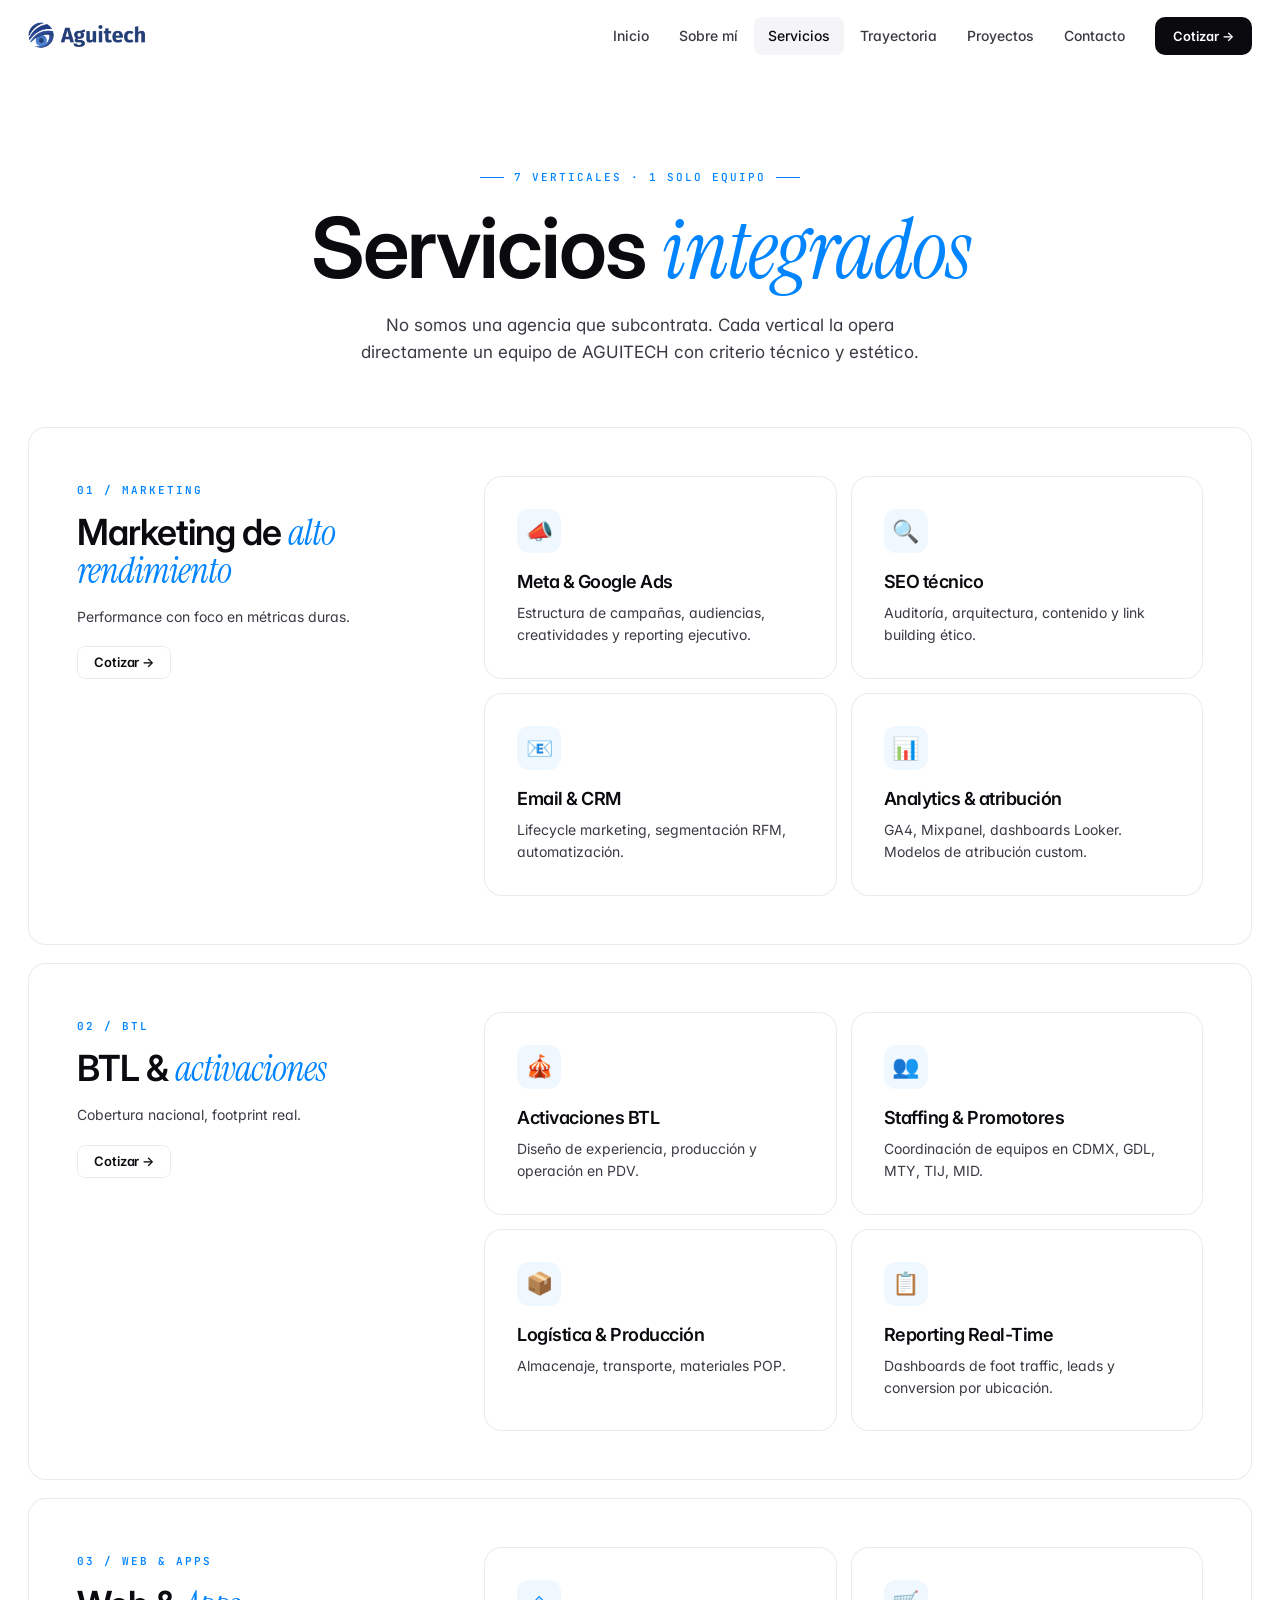
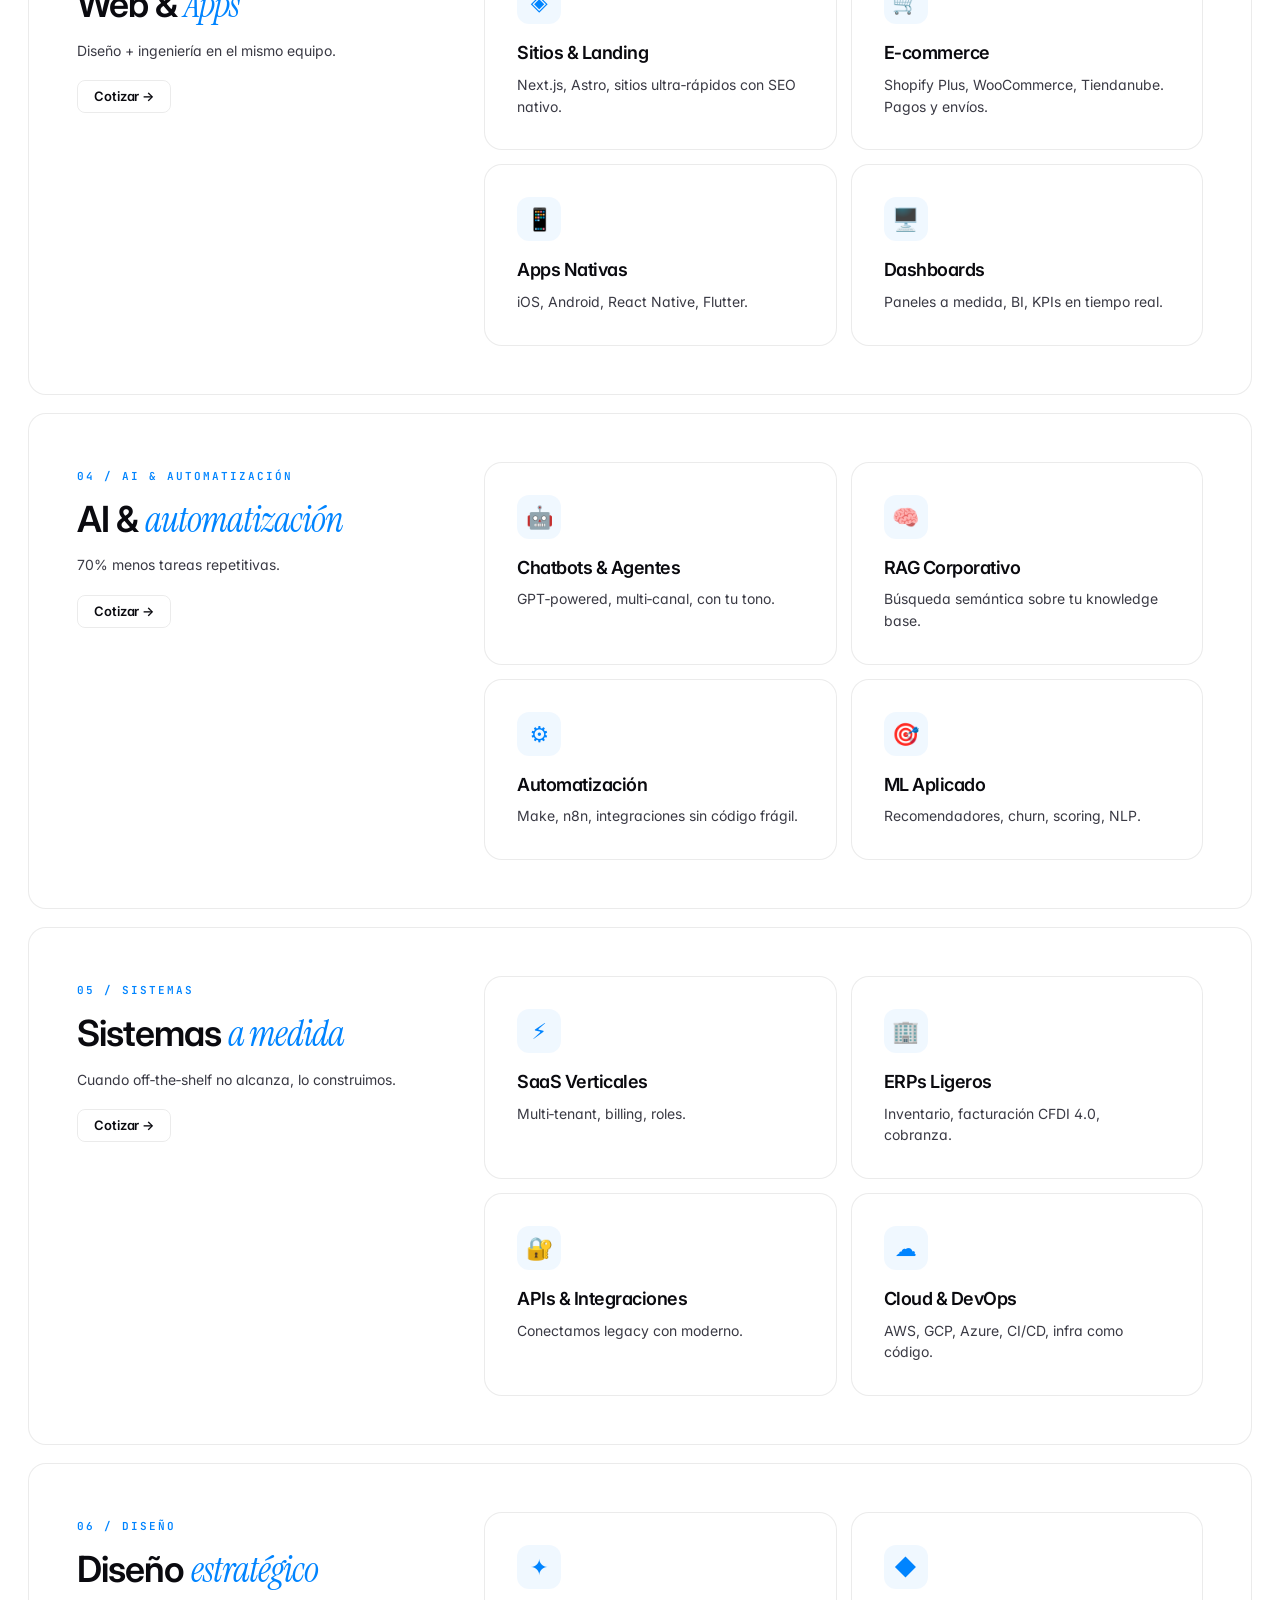
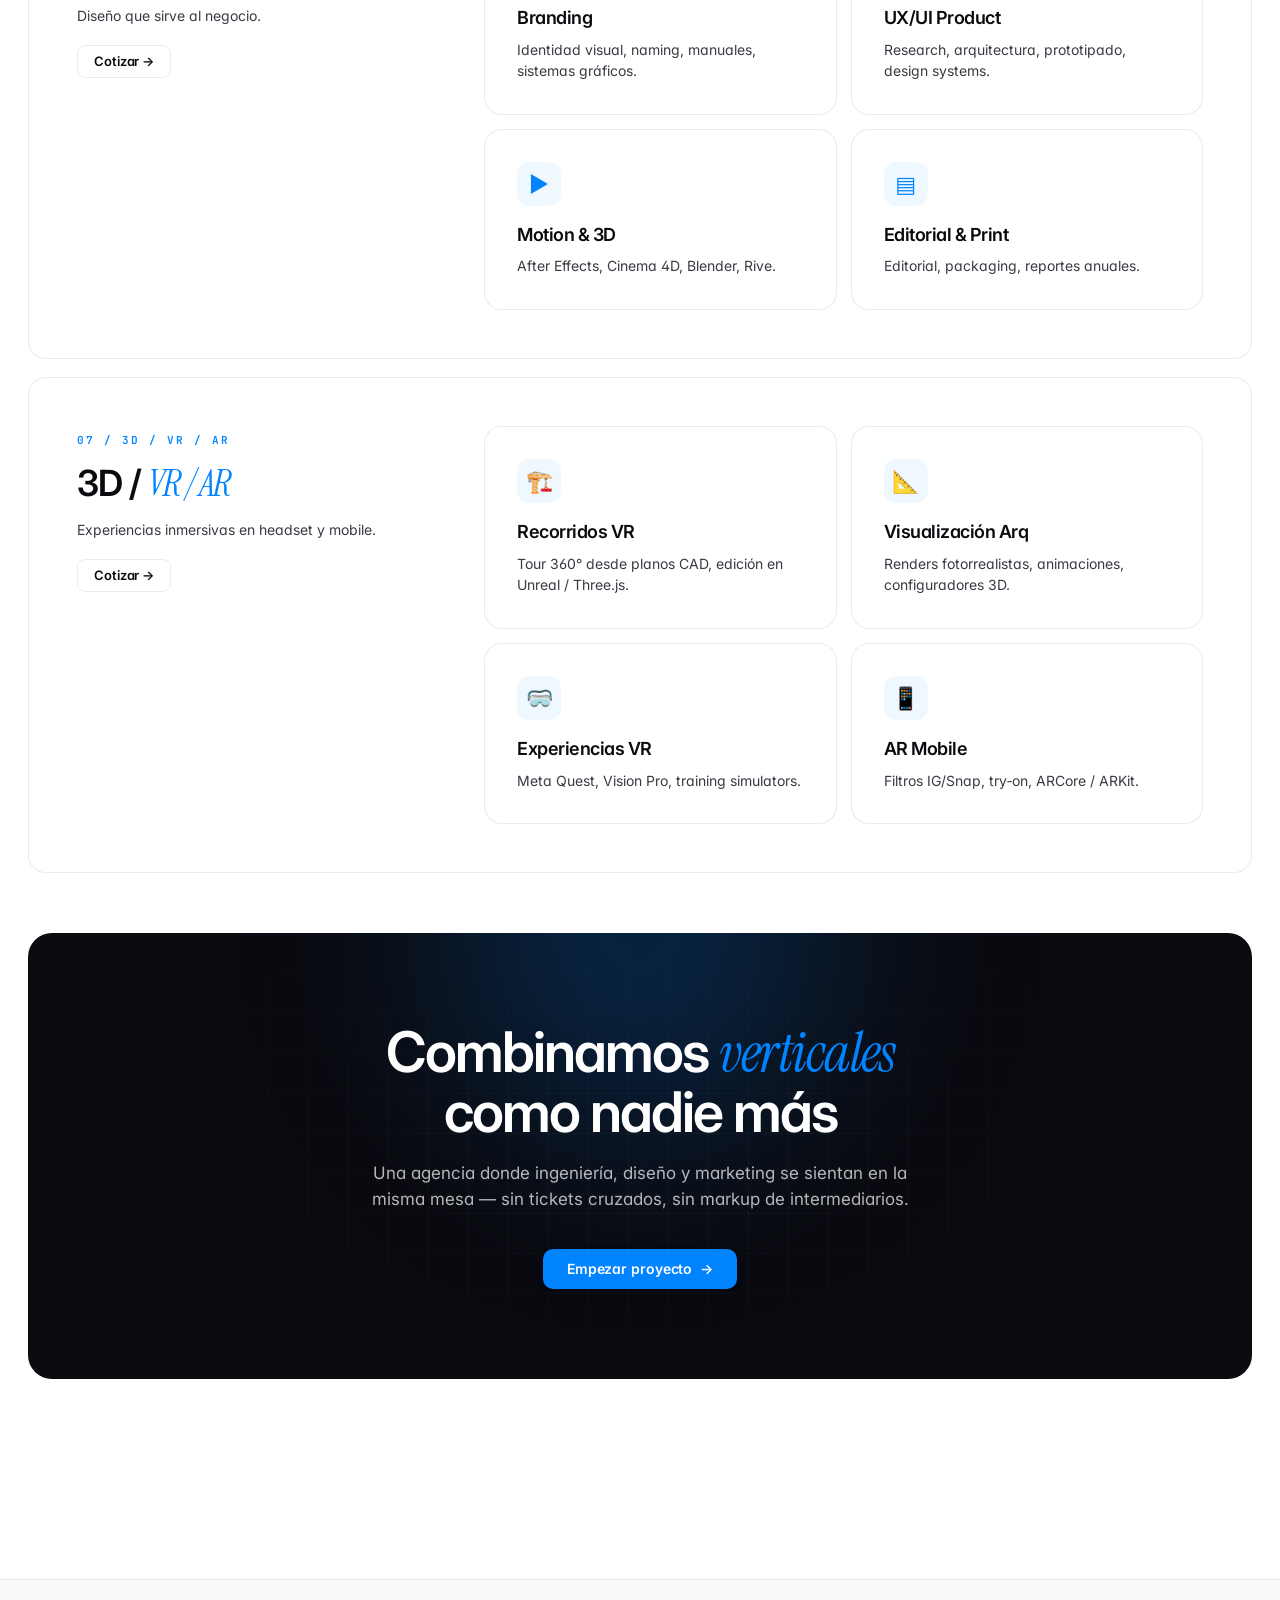
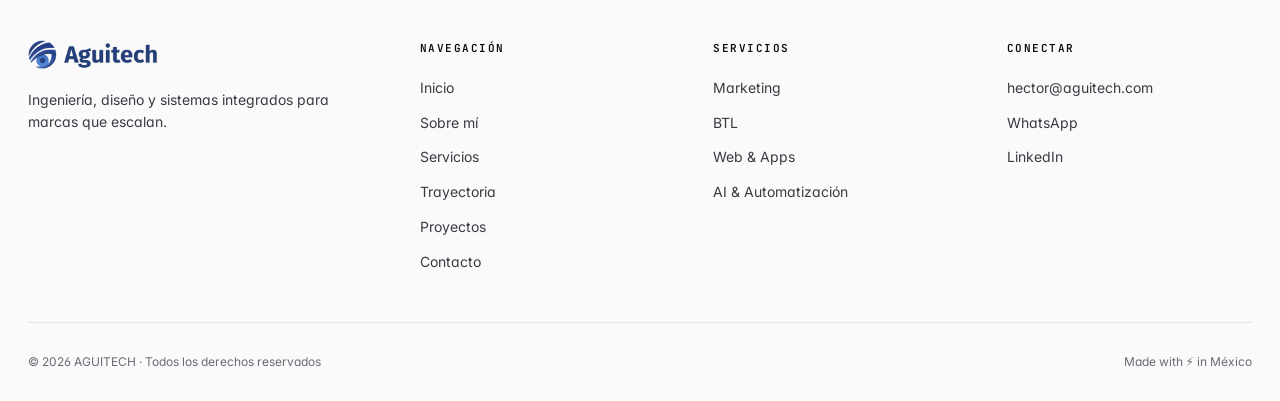
<file: servicios.html>
<!DOCTYPE html>
<html lang="es">
<head>
<meta charset="UTF-8">
<meta name="viewport" content="width=device-width,initial-scale=1">
<title>Servicios — AGUITECH // TOP v6</title>
<meta name="description" content="Marketing, BTL, Web, AI, Sistemas, Diseño, 3D/VR. Siete verticales integradas en una sola agencia.">
<link rel="preconnect" href="https://fonts.googleapis.com">
<link rel="preconnect" href="https://fonts.gstatic.com" crossorigin>
<link href="https://fonts.googleapis.com/css2?family=Inter:wght@400;500;600;700&family=Instrument+Serif:ital@0;1&family=JetBrains+Mono:wght@400;500&display=swap" rel="stylesheet">
<link rel="stylesheet" href="assets/css/v6.css">
<link rel="icon" type="image/png" href="assets/img/favicon.ico">
</head>
<body>

<div class="nav-wrap">
  <div class="container">
    <nav class="nav">
      <a href="index.html" class="brand"><img src="assets/img/logo.png" alt="AGUITECH"></a>
      <div class="nav-links">
        <a class="nav-link" href="index.html">Inicio</a>
        <a class="nav-link" href="sobre-mi.html">Sobre mí</a>
        <a class="nav-link active" href="servicios.html">Servicios</a>
        <a class="nav-link" href="experiencia.html">Trayectoria</a>
        <a class="nav-link" href="proyectos.html">Proyectos</a>
        <a class="nav-link" href="contacto.html">Contacto</a>
        <a class="nav-link nav-cta" href="contacto.html">Cotizar →</a>
      </div>
      <button class="menu-toggle" aria-label="Menu"><span></span><span></span><span></span></button>
    </nav>
  </div>
</div>

<section style="padding:160px 0 60px">
  <div class="container">
    <div class="sec-head reveal" style="margin-bottom:60px">
      <div class="sec-eyebrow">7 verticales · 1 solo equipo</div>
      <h1 class="sec-title" style="font-size:clamp(48px,8vw,84px)">Servicios <em>integrados</em></h1>
      <p class="sec-sub">No somos una agencia que subcontrata. Cada vertical la opera directamente un equipo de AGUITECH con criterio técnico y estético.</p>
    </div>

    <div style="display:grid;gap:18px;margin-top:40px">

      <article id="mkt" class="reveal" style="display:grid;grid-template-columns:1fr 2fr;gap:48px;padding:48px;background:#fff;border:1px solid var(--line);border-radius:18px">
        <div>
          <span style="font-family:var(--mono);font-size:11px;color:var(--cyan);letter-spacing:2px;font-weight:600">01 / MARKETING</span>
          <h3 style="font-family:var(--sans);font-size:36px;font-weight:600;letter-spacing:-1px;margin:14px 0 16px;line-height:1.05">Marketing de <em style="font-family:var(--serif);color:var(--cyan);font-style:italic;font-weight:400">alto rendimiento</em></h3>
          <p style="color:var(--fg-2);font-size:14px;line-height:1.6;margin-bottom:18px">Performance con foco en métricas duras.</p>
          <a href="contacto.html" class="btn btn-ghost btn-sm">Cotizar →</a>
        </div>
        <div class="bento" style="grid-template-columns:repeat(2,1fr);gap:14px">
          <div class="b-card"><div class="ico">📣</div><h3 style="font-size:18px">Meta & Google Ads</h3><p>Estructura de campañas, audiencias, creatividades y reporting ejecutivo.</p></div>
          <div class="b-card"><div class="ico">🔍</div><h3 style="font-size:18px">SEO técnico</h3><p>Auditoría, arquitectura, contenido y link building ético.</p></div>
          <div class="b-card"><div class="ico">📧</div><h3 style="font-size:18px">Email & CRM</h3><p>Lifecycle marketing, segmentación RFM, automatización.</p></div>
          <div class="b-card"><div class="ico">📊</div><h3 style="font-size:18px">Analytics & atribución</h3><p>GA4, Mixpanel, dashboards Looker. Modelos de atribución custom.</p></div>
        </div>
      </article>

      <article id="btl" class="reveal" style="display:grid;grid-template-columns:1fr 2fr;gap:48px;padding:48px;background:#fff;border:1px solid var(--line);border-radius:18px">
        <div>
          <span style="font-family:var(--mono);font-size:11px;color:var(--cyan);letter-spacing:2px;font-weight:600">02 / BTL</span>
          <h3 style="font-family:var(--sans);font-size:36px;font-weight:600;letter-spacing:-1px;margin:14px 0 16px;line-height:1.05">BTL & <em style="font-family:var(--serif);color:var(--cyan);font-style:italic;font-weight:400">activaciones</em></h3>
          <p style="color:var(--fg-2);font-size:14px;line-height:1.6;margin-bottom:18px">Cobertura nacional, footprint real.</p>
          <a href="contacto.html" class="btn btn-ghost btn-sm">Cotizar →</a>
        </div>
        <div class="bento" style="grid-template-columns:repeat(2,1fr);gap:14px">
          <div class="b-card"><div class="ico">🎪</div><h3 style="font-size:18px">Activaciones BTL</h3><p>Diseño de experiencia, producción y operación en PDV.</p></div>
          <div class="b-card"><div class="ico">👥</div><h3 style="font-size:18px">Staffing & Promotores</h3><p>Coordinación de equipos en CDMX, GDL, MTY, TIJ, MID.</p></div>
          <div class="b-card"><div class="ico">📦</div><h3 style="font-size:18px">Logística & Producción</h3><p>Almacenaje, transporte, materiales POP.</p></div>
          <div class="b-card"><div class="ico">📋</div><h3 style="font-size:18px">Reporting Real-Time</h3><p>Dashboards de foot traffic, leads y conversion por ubicación.</p></div>
        </div>
      </article>

      <article id="web" class="reveal" style="display:grid;grid-template-columns:1fr 2fr;gap:48px;padding:48px;background:#fff;border:1px solid var(--line);border-radius:18px">
        <div>
          <span style="font-family:var(--mono);font-size:11px;color:var(--cyan);letter-spacing:2px;font-weight:600">03 / WEB & APPS</span>
          <h3 style="font-family:var(--sans);font-size:36px;font-weight:600;letter-spacing:-1px;margin:14px 0 16px;line-height:1.05">Web & <em style="font-family:var(--serif);color:var(--cyan);font-style:italic;font-weight:400">Apps</em></h3>
          <p style="color:var(--fg-2);font-size:14px;line-height:1.6;margin-bottom:18px">Diseño + ingeniería en el mismo equipo.</p>
          <a href="contacto.html" class="btn btn-ghost btn-sm">Cotizar →</a>
        </div>
        <div class="bento" style="grid-template-columns:repeat(2,1fr);gap:14px">
          <div class="b-card"><div class="ico">◈</div><h3 style="font-size:18px">Sitios & Landing</h3><p>Next.js, Astro, sitios ultra‑rápidos con SEO nativo.</p></div>
          <div class="b-card"><div class="ico">🛒</div><h3 style="font-size:18px">E‑commerce</h3><p>Shopify Plus, WooCommerce, Tiendanube. Pagos y envíos.</p></div>
          <div class="b-card"><div class="ico">📱</div><h3 style="font-size:18px">Apps Nativas</h3><p>iOS, Android, React Native, Flutter.</p></div>
          <div class="b-card"><div class="ico">🖥️</div><h3 style="font-size:18px">Dashboards</h3><p>Paneles a medida, BI, KPIs en tiempo real.</p></div>
        </div>
      </article>

      <article id="ai" class="reveal" style="display:grid;grid-template-columns:1fr 2fr;gap:48px;padding:48px;background:#fff;border:1px solid var(--line);border-radius:18px">
        <div>
          <span style="font-family:var(--mono);font-size:11px;color:var(--cyan);letter-spacing:2px;font-weight:600">04 / AI & AUTOMATIZACIÓN</span>
          <h3 style="font-family:var(--sans);font-size:36px;font-weight:600;letter-spacing:-1px;margin:14px 0 16px;line-height:1.05">AI & <em style="font-family:var(--serif);color:var(--cyan);font-style:italic;font-weight:400">automatización</em></h3>
          <p style="color:var(--fg-2);font-size:14px;line-height:1.6;margin-bottom:18px">70% menos tareas repetitivas.</p>
          <a href="contacto.html" class="btn btn-ghost btn-sm">Cotizar →</a>
        </div>
        <div class="bento" style="grid-template-columns:repeat(2,1fr);gap:14px">
          <div class="b-card"><div class="ico">🤖</div><h3 style="font-size:18px">Chatbots & Agentes</h3><p>GPT‑powered, multi‑canal, con tu tono.</p></div>
          <div class="b-card"><div class="ico">🧠</div><h3 style="font-size:18px">RAG Corporativo</h3><p>Búsqueda semántica sobre tu knowledge base.</p></div>
          <div class="b-card"><div class="ico">⚙️</div><h3 style="font-size:18px">Automatización</h3><p>Make, n8n, integraciones sin código frágil.</p></div>
          <div class="b-card"><div class="ico">🎯</div><h3 style="font-size:18px">ML Aplicado</h3><p>Recomendadores, churn, scoring, NLP.</p></div>
        </div>
      </article>

      <article id="sistemas" class="reveal" style="display:grid;grid-template-columns:1fr 2fr;gap:48px;padding:48px;background:#fff;border:1px solid var(--line);border-radius:18px">
        <div>
          <span style="font-family:var(--mono);font-size:11px;color:var(--cyan);letter-spacing:2px;font-weight:600">05 / SISTEMAS</span>
          <h3 style="font-family:var(--sans);font-size:36px;font-weight:600;letter-spacing:-1px;margin:14px 0 16px;line-height:1.05">Sistemas <em style="font-family:var(--serif);color:var(--cyan);font-style:italic;font-weight:400">a medida</em></h3>
          <p style="color:var(--fg-2);font-size:14px;line-height:1.6;margin-bottom:18px">Cuando off‑the‑shelf no alcanza, lo construimos.</p>
          <a href="contacto.html" class="btn btn-ghost btn-sm">Cotizar →</a>
        </div>
        <div class="bento" style="grid-template-columns:repeat(2,1fr);gap:14px">
          <div class="b-card"><div class="ico">⚡</div><h3 style="font-size:18px">SaaS Verticales</h3><p>Multi‑tenant, billing, roles.</p></div>
          <div class="b-card"><div class="ico">🏢</div><h3 style="font-size:18px">ERPs Ligeros</h3><p>Inventario, facturación CFDI 4.0, cobranza.</p></div>
          <div class="b-card"><div class="ico">🔐</div><h3 style="font-size:18px">APIs & Integraciones</h3><p>Conectamos legacy con moderno.</p></div>
          <div class="b-card"><div class="ico">☁️</div><h3 style="font-size:18px">Cloud & DevOps</h3><p>AWS, GCP, Azure, CI/CD, infra como código.</p></div>
        </div>
      </article>

      <article id="diseno" class="reveal" style="display:grid;grid-template-columns:1fr 2fr;gap:48px;padding:48px;background:#fff;border:1px solid var(--line);border-radius:18px">
        <div>
          <span style="font-family:var(--mono);font-size:11px;color:var(--cyan);letter-spacing:2px;font-weight:600">06 / DISEÑO</span>
          <h3 style="font-family:var(--sans);font-size:36px;font-weight:600;letter-spacing:-1px;margin:14px 0 16px;line-height:1.05">Diseño <em style="font-family:var(--serif);color:var(--cyan);font-style:italic;font-weight:400">estratégico</em></h3>
          <p style="color:var(--fg-2);font-size:14px;line-height:1.6;margin-bottom:18px">Diseño que sirve al negocio.</p>
          <a href="contacto.html" class="btn btn-ghost btn-sm">Cotizar →</a>
        </div>
        <div class="bento" style="grid-template-columns:repeat(2,1fr);gap:14px">
          <div class="b-card"><div class="ico">✦</div><h3 style="font-size:18px">Branding</h3><p>Identidad visual, naming, manuales, sistemas gráficos.</p></div>
          <div class="b-card"><div class="ico">◆</div><h3 style="font-size:18px">UX/UI Product</h3><p>Research, arquitectura, prototipado, design systems.</p></div>
          <div class="b-card"><div class="ico">▶</div><h3 style="font-size:18px">Motion & 3D</h3><p>After Effects, Cinema 4D, Blender, Rive.</p></div>
          <div class="b-card"><div class="ico">▤</div><h3 style="font-size:18px">Editorial & Print</h3><p>Editorial, packaging, reportes anuales.</p></div>
        </div>
      </article>

      <article id="3d" class="reveal" style="display:grid;grid-template-columns:1fr 2fr;gap:48px;padding:48px;background:#fff;border:1px solid var(--line);border-radius:18px">
        <div>
          <span style="font-family:var(--mono);font-size:11px;color:var(--cyan);letter-spacing:2px;font-weight:600">07 / 3D / VR / AR</span>
          <h3 style="font-family:var(--sans);font-size:36px;font-weight:600;letter-spacing:-1px;margin:14px 0 16px;line-height:1.05">3D / <em style="font-family:var(--serif);color:var(--cyan);font-style:italic;font-weight:400">VR / AR</em></h3>
          <p style="color:var(--fg-2);font-size:14px;line-height:1.6;margin-bottom:18px">Experiencias inmersivas en headset y mobile.</p>
          <a href="contacto.html" class="btn btn-ghost btn-sm">Cotizar →</a>
        </div>
        <div class="bento" style="grid-template-columns:repeat(2,1fr);gap:14px">
          <div class="b-card"><div class="ico">🏗️</div><h3 style="font-size:18px">Recorridos VR</h3><p>Tour 360° desde planos CAD, edición en Unreal / Three.js.</p></div>
          <div class="b-card"><div class="ico">📐</div><h3 style="font-size:18px">Visualización Arq</h3><p>Renders fotorrealistas, animaciones, configuradores 3D.</p></div>
          <div class="b-card"><div class="ico">🥽</div><h3 style="font-size:18px">Experiencias VR</h3><p>Meta Quest, Vision Pro, training simulators.</p></div>
          <div class="b-card"><div class="ico">📱</div><h3 style="font-size:18px">AR Mobile</h3><p>Filtros IG/Snap, try‑on, ARCore / ARKit.</p></div>
        </div>
      </article>

    </div>
  </div>
</section>

<section style="padding-top:0">
  <div class="container">
    <div class="bigcta reveal">
      <h2>Combinamos <em>verticales</em><br>como nadie más</h2>
      <p>Una agencia donde ingeniería, diseño y marketing se sientan en la misma mesa — sin tickets cruzados, sin markup de intermediarios.</p>
      <a href="contacto.html" class="btn btn-primary">Empezar proyecto <span class="arrow">→</span></a>
    </div>
  </div>
</section>

<footer class="footer">
  <div class="container">
    <div class="footer-grid">
      <div>
        <a href="index.html" class="brand" style="margin-bottom:18px"><img src="assets/img/logo.png" alt="AGUITECH" style="width:130px"></a>
        <p style="color:var(--fg-2);font-size:14px;line-height:1.6;max-width:340px;margin-top:14px">Ingeniería, diseño y sistemas integrados para marcas que escalan.</p>
      </div>
      <div>
        <h5>Navegación</h5>
        <ul>
          <li><a href="index.html">Inicio</a></li>
          <li><a href="sobre-mi.html">Sobre mí</a></li>
          <li><a href="servicios.html">Servicios</a></li>
          <li><a href="experiencia.html">Trayectoria</a></li>
          <li><a href="proyectos.html">Proyectos</a></li>
          <li><a href="contacto.html">Contacto</a></li>
        </ul>
      </div>
      <div>
        <h5>Servicios</h5>
        <ul>
          <li><a href="servicios.html#mkt">Marketing</a></li>
          <li><a href="servicios.html#btl">BTL</a></li>
          <li><a href="servicios.html#web">Web & Apps</a></li>
          <li><a href="servicios.html#ai">AI & Automatización</a></li>
        </ul>
      </div>
      <div>
        <h5>Conectar</h5>
        <ul>
          <li><a href="mailto:hector@aguitech.com">hector@aguitech.com</a></li>
          <li><a href="https://wa.me/5215512345678" target="_blank" rel="noopener">WhatsApp</a></li>
          <li><a href="https://linkedin.com/in/hectoraguilar" target="_blank" rel="noopener">LinkedIn</a></li>
        </ul>
      </div>
    </div>
    <div class="footer-bottom">
      <span>© 2026 AGUITECH · Todos los derechos reservados</span>
      <span>Made with ⚡ in México</span>
    </div>
  </div>
</footer>

<script src="assets/js/v6.js"></script>
</body>
</html>
</file>
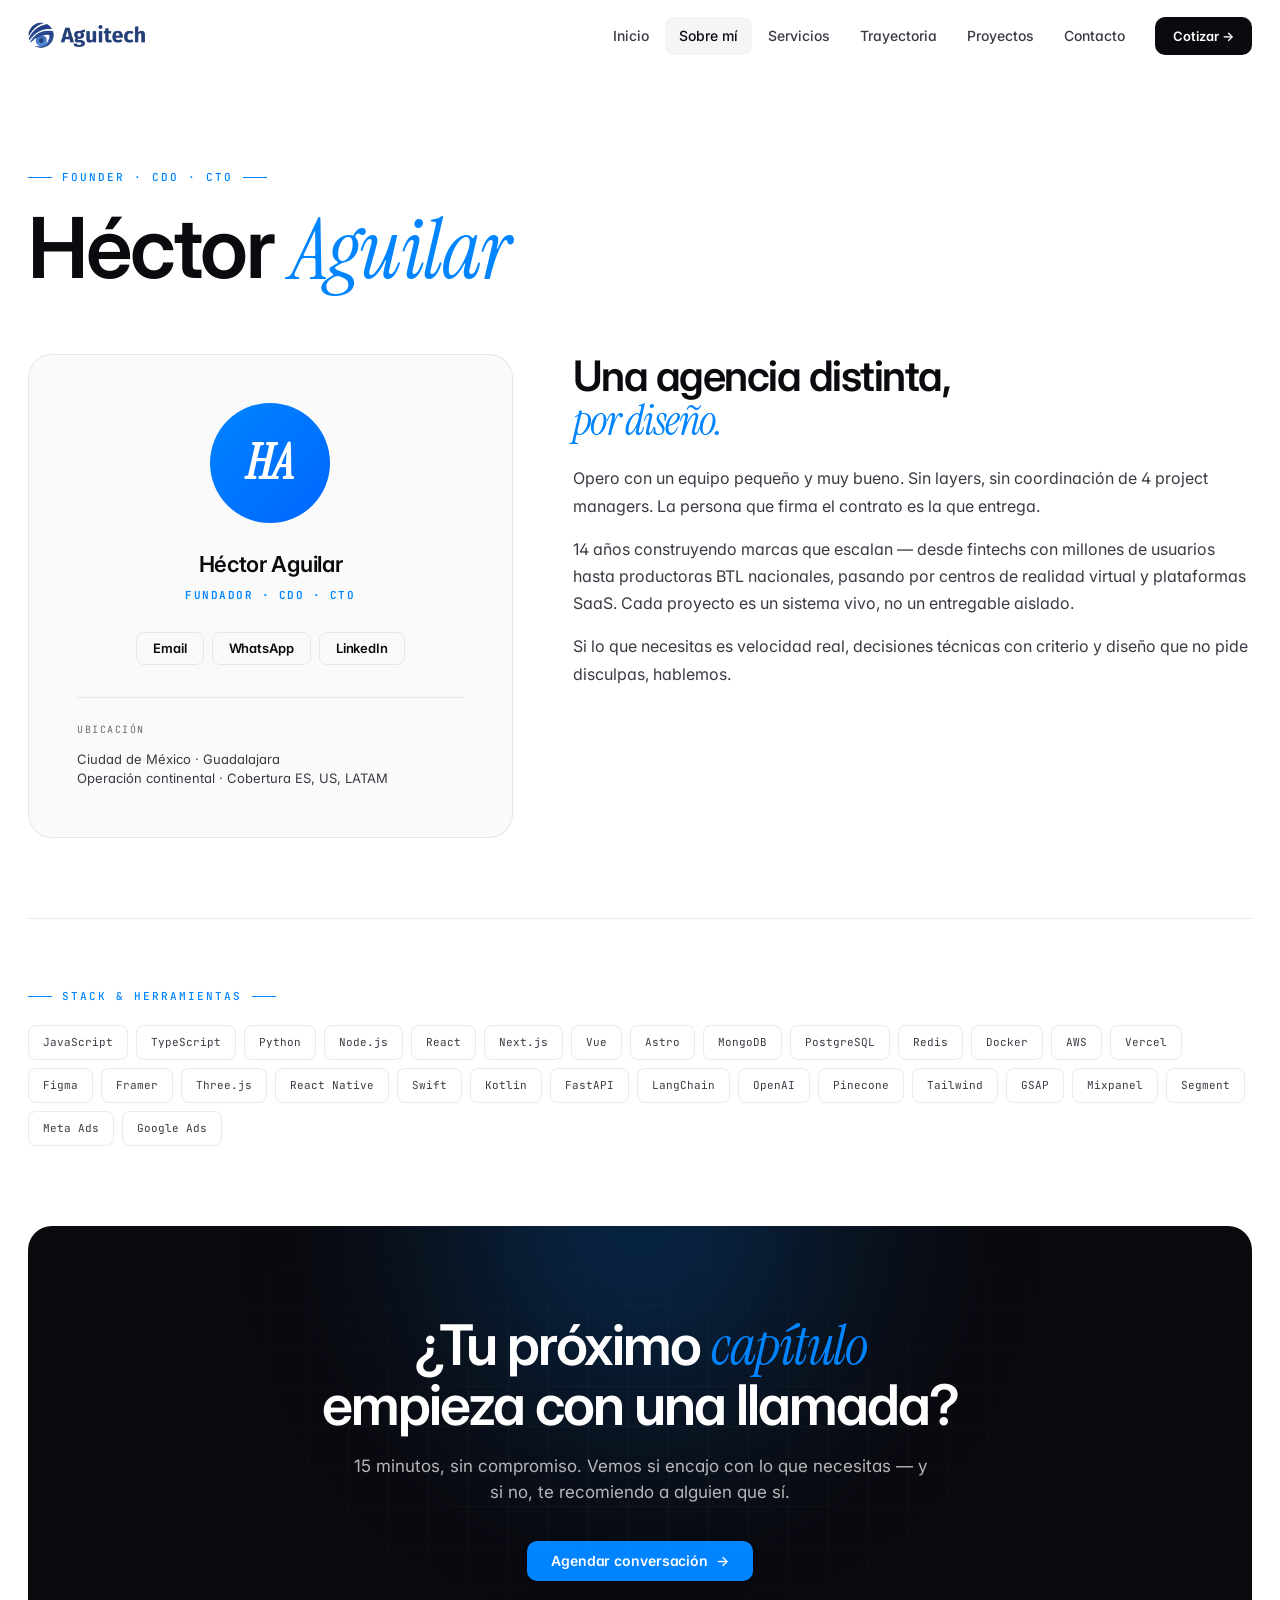
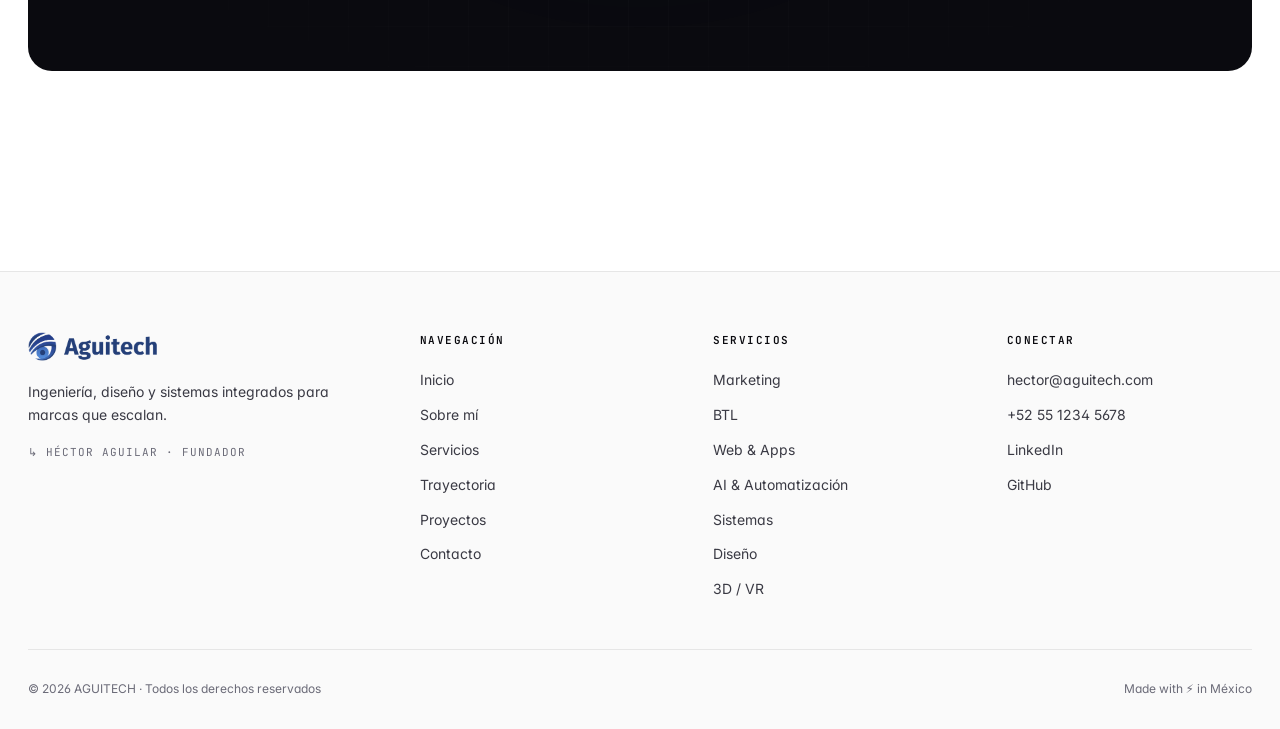
<file: sobre-mi.html>
<!DOCTYPE html>
<html lang="es">
<head>
<meta charset="UTF-8">
<meta name="viewport" content="width=device-width,initial-scale=1">
<title>Sobre mí — AGUITECH // TOP v6</title>
<meta name="description" content="Héctor Aguilar — Fundador de AGUITECH. 14+ años en ingeniería, diseño y sistemas para marcas top.">
<link rel="preconnect" href="https://fonts.googleapis.com">
<link rel="preconnect" href="https://fonts.gstatic.com" crossorigin>
<link href="https://fonts.googleapis.com/css2?family=Inter:wght@400;500;600;700&family=Instrument+Serif:ital@0;1&family=JetBrains+Mono:wght@400;500&display=swap" rel="stylesheet">
<link rel="stylesheet" href="assets/css/v6.css">
<link rel="icon" type="image/png" href="assets/img/favicon.ico">
</head>
<body>

<div class="nav-wrap">
  <div class="container">
    <nav class="nav">
      <a href="index.html" class="brand"><img src="assets/img/logo.png" alt="AGUITECH"></a>
      <div class="nav-links">
        <a class="nav-link" href="index.html">Inicio</a>
        <a class="nav-link active" href="sobre-mi.html">Sobre mí</a>
        <a class="nav-link" href="servicios.html">Servicios</a>
        <a class="nav-link" href="experiencia.html">Trayectoria</a>
        <a class="nav-link" href="proyectos.html">Proyectos</a>
        <a class="nav-link" href="contacto.html">Contacto</a>
        <a class="nav-link nav-cta" href="contacto.html">Cotizar →</a>
      </div>
      <button class="menu-toggle" aria-label="Menu"><span></span><span></span><span></span></button>
    </nav>
  </div>
</div>

<section style="padding:160px 0 80px">
  <div class="container">
    <div class="sec-head reveal" style="text-align:left;margin:0 0 60px">
      <div class="sec-eyebrow" style="margin:0 0 18px">Founder · CDO · CTO</div>
      <h1 class="sec-title" style="font-size:clamp(48px,8vw,84px)">Héctor <em>Aguilar</em></h1>
    </div>

    <div style="display:grid;grid-template-columns:1fr 1.4fr;gap:60px;margin-bottom:80px" class="reveal">
      <div style="background:#fafafa;border:1px solid var(--line);border-radius:var(--radius-lg);padding:48px;text-align:center;position:sticky;top:100px;height:fit-content">
        <div style="width:120px;height:120px;border-radius:50%;background:linear-gradient(135deg,var(--cyan),var(--accent));margin:0 auto 24px;display:flex;align-items:center;justify-content:center;font-family:var(--serif);font-size:48px;font-style:italic;color:#fff;font-weight:600">HA</div>
        <h3 style="font-family:var(--sans);font-weight:600;font-size:22px;letter-spacing:-.3px;margin-bottom:6px">Héctor Aguilar</h3>
        <p style="font-family:var(--mono);font-size:11px;color:var(--cyan);letter-spacing:1.5px;text-transform:uppercase;font-weight:600">Fundador · CDO · CTO</p>
        <div style="margin-top:28px;display:flex;justify-content:center;gap:8px;flex-wrap:wrap">
          <a href="mailto:hector@aguitech.com" class="btn btn-ghost btn-sm">Email</a>
          <a href="https://wa.me/5215512345678" class="btn btn-ghost btn-sm">WhatsApp</a>
          <a href="https://linkedin.com/in/hectoraguilar" class="btn btn-ghost btn-sm">LinkedIn</a>
        </div>
        <div style="margin-top:32px;padding-top:24px;border-top:1px solid var(--line);text-align:left">
          <p style="font-family:var(--mono);font-size:10px;color:var(--fg-3);letter-spacing:1.5px;text-transform:uppercase;margin-bottom:12px">UBICACIÓN</p>
          <p style="font-size:13px;color:var(--fg-2);line-height:1.5">Ciudad de México · Guadalajara<br>Operación continental · Cobertura ES, US, LATAM</p>
        </div>
      </div>
      <div>
        <h2 style="font-family:var(--sans);font-size:42px;font-weight:600;letter-spacing:-1.5px;line-height:1.05;margin-bottom:22px">Una agencia distinta,<br><em style="font-family:var(--serif);color:var(--cyan);font-style:italic;font-weight:400">por diseño.</em></h2>
        <p style="font-size:16px;color:var(--fg-2);line-height:1.7;margin-bottom:16px">Opero con un equipo pequeño y muy bueno. Sin layers, sin coordinación de 4 project managers. La persona que firma el contrato es la que entrega.</p>
        <p style="font-size:16px;color:var(--fg-2);line-height:1.7;margin-bottom:16px">14 años construyendo marcas que escalan — desde fintechs con millones de usuarios hasta productoras BTL nacionales, pasando por centros de realidad virtual y plataformas SaaS. Cada proyecto es un sistema vivo, no un entregable aislado.</p>
        <p style="font-size:16px;color:var(--fg-2);line-height:1.7">Si lo que necesitas es velocidad real, decisiones técnicas con criterio y diseño que no pide disculpas, hablemos.</p>
      </div>
    </div>

    <div class="reveal" style="margin-top:80px;padding-top:60px;border-top:1px solid var(--line)">
      <div class="sec-eyebrow" style="margin-bottom:20px">Stack & herramientas</div>
      <div class="tag-row">
        <span class="tag">JavaScript</span><span class="tag">TypeScript</span><span class="tag">Python</span><span class="tag">Node.js</span><span class="tag">React</span><span class="tag">Next.js</span><span class="tag">Vue</span><span class="tag">Astro</span><span class="tag">MongoDB</span><span class="tag">PostgreSQL</span><span class="tag">Redis</span><span class="tag">Docker</span><span class="tag">AWS</span><span class="tag">Vercel</span><span class="tag">Figma</span><span class="tag">Framer</span><span class="tag">Three.js</span><span class="tag">React Native</span><span class="tag">Swift</span><span class="tag">Kotlin</span><span class="tag">FastAPI</span><span class="tag">LangChain</span><span class="tag">OpenAI</span><span class="tag">Pinecone</span><span class="tag">Tailwind</span><span class="tag">GSAP</span><span class="tag">Mixpanel</span><span class="tag">Segment</span><span class="tag">Meta Ads</span><span class="tag">Google Ads</span>
      </div>
    </div>
  </div>
</section>

<section style="padding-top:0">
  <div class="container">
    <div class="bigcta reveal">
      <h2>¿Tu próximo <em>capítulo</em><br>empieza con una llamada?</h2>
      <p>15 minutos, sin compromiso. Vemos si encajo con lo que necesitas — y si no, te recomiendo a alguien que sí.</p>
      <a href="contacto.html" class="btn btn-primary">Agendar conversación <span class="arrow">→</span></a>
    </div>
  </div>
</section>

<footer class="footer">
  <div class="container">
    <div class="footer-grid">
      <div>
        <a href="index.html" class="brand" style="margin-bottom:18px"><img src="assets/img/logo.png" alt="AGUITECH" style="width:130px"></a>
        <p style="color:var(--fg-2);font-size:14px;line-height:1.6;max-width:340px;margin-top:14px">Ingeniería, diseño y sistemas integrados para marcas que escalan.</p>
        <p style="color:var(--fg-3);font-family:var(--mono);font-size:11px;margin-top:18px;letter-spacing:1px">↳ HÉCTOR AGUILAR · FUNDADOR</p>
      </div>
      <div>
        <h5>Navegación</h5>
        <ul>
          <li><a href="index.html">Inicio</a></li>
          <li><a href="sobre-mi.html">Sobre mí</a></li>
          <li><a href="servicios.html">Servicios</a></li>
          <li><a href="experiencia.html">Trayectoria</a></li>
          <li><a href="proyectos.html">Proyectos</a></li>
          <li><a href="contacto.html">Contacto</a></li>
        </ul>
      </div>
      <div>
        <h5>Servicios</h5>
        <ul>
          <li><a href="servicios.html#mkt">Marketing</a></li>
          <li><a href="servicios.html#btl">BTL</a></li>
          <li><a href="servicios.html#web">Web & Apps</a></li>
          <li><a href="servicios.html#ai">AI & Automatización</a></li>
          <li><a href="servicios.html#sistemas">Sistemas</a></li>
          <li><a href="servicios.html#diseno">Diseño</a></li>
          <li><a href="servicios.html#3d">3D / VR</a></li>
        </ul>
      </div>
      <div>
        <h5>Conectar</h5>
        <ul>
          <li><a href="mailto:hector@aguitech.com">hector@aguitech.com</a></li>
          <li><a href="https://wa.me/5215512345678" target="_blank" rel="noopener">+52 55 1234 5678</a></li>
          <li><a href="https://linkedin.com/in/hectoraguilar" target="_blank" rel="noopener">LinkedIn</a></li>
          <li><a href="https://github.com/aguitech" target="_blank" rel="noopener">GitHub</a></li>
        </ul>
      </div>
    </div>
    <div class="footer-bottom">
      <span>© 2026 AGUITECH · Todos los derechos reservados</span>
      <span>Made with ⚡ in México</span>
    </div>
  </div>
</footer>

<script src="assets/js/v6.js"></script>
</body>
</html>
</file>
<file: assets/css/v6.css>
:root{
  --bg:#ffffff;
  --bg-2:#fafafa;
  --surface:#f5f5f7;
  --surface-2:#ebebef;
  --line:rgba(0,0,0,.08);
  --line-2:rgba(0,0,0,.04);
  --fg:#0a0a0f;
  --fg-2:#3a3a44;
  --fg-3:#6b6b78;
  --fg-4:#a0a0aa;
  --cyan:#0084ff;
  --cyan-2:#00a3d9;
  --accent:#0066ff;
  --soft-cyan:rgba(0,132,255,.06);
  --gold:#d4a017;
  --serif:'Instrument Serif',Georgia,serif;
  --sans:'Inter',system-ui,-apple-system,sans-serif;
  --mono:'JetBrains Mono',ui-monospace,monospace;
  --shadow-sm:0 1px 3px rgba(0,0,0,.04),0 1px 2px rgba(0,0,0,.02);
  --shadow:0 4px 20px -4px rgba(0,0,0,.06),0 2px 8px -2px rgba(0,0,0,.04);
  --shadow-lg:0 20px 50px -20px rgba(0,0,0,.12),0 8px 20px -8px rgba(0,0,0,.06);
  --radius:16px;
  --radius-lg:24px;
}
*,*::before,*::after{box-sizing:border-box;margin:0;padding:0}
html{scroll-behavior:smooth}
body{font-family:var(--sans);color:var(--fg);background:var(--bg);-webkit-font-smoothing:antialiased;overflow-x:hidden;line-height:1.55;font-feature-settings:'cv02','cv03','cv04','cv11'}
img,video{max-width:100%;display:block}
a{color:inherit;text-decoration:none}
button{font-family:inherit;cursor:pointer;border:0;background:transparent;color:inherit;font-size:inherit}
input,select,textarea{font-family:inherit;color:var(--fg);background:transparent;border:0;outline:0}
::selection{background:var(--cyan);color:#fff}
.container{max-width:1280px;margin:0 auto;padding:0 28px}
::-webkit-scrollbar{width:10px;height:10px}
::-webkit-scrollbar-track{background:#fff}
::-webkit-scrollbar-thumb{background:#d0d0d8;border-radius:10px}
::-webkit-scrollbar-thumb:hover{background:var(--cyan)}

/* NAV */
.nav-wrap{position:fixed;top:0;left:0;right:0;z-index:100;transition:.3s}
.nav-wrap.scrolled{background:rgba(255,255,255,.85);backdrop-filter:blur(20px) saturate(180%);border-bottom:1px solid var(--line)}
.nav{display:flex;align-items:center;justify-content:space-between;height:72px}
.brand{display:flex;align-items:center;gap:11px;font-weight:600;font-size:15px;letter-spacing:-.3px;color:var(--fg)}
.brand img{width:118px;height:auto}
.nav-links{display:flex;align-items:center;gap:2px}
.nav-link{padding:8px 14px;font-size:14px;color:var(--fg-2);transition:.2s;border-radius:8px;font-weight:500}
.nav-link:hover,.nav-link.active{color:var(--fg);background:var(--surface)}
.nav-cta{margin-left:14px;padding:9px 18px !important;background:var(--fg);color:#fff!important;border-radius:10px;font-weight:600;font-size:13px;transition:.3s}
.nav-cta:hover{background:var(--cyan)}
.menu-toggle{display:none}

/* BUTTONS */
.btn{display:inline-flex;align-items:center;gap:8px;padding:13px 24px;border-radius:10px;font-weight:600;font-size:14px;letter-spacing:-.1px;transition:all .25s cubic-bezier(.4,0,.2,1);line-height:1}
.btn-primary{background:var(--fg);color:#fff;box-shadow:var(--shadow)}
.btn-primary:hover{background:var(--cyan);box-shadow:0 8px 24px -8px var(--cyan);transform:translateY(-1px)}
.btn-ghost{background:transparent;border:1px solid var(--line);color:var(--fg)}
.btn-ghost:hover{border-color:var(--fg);background:var(--surface)}
.btn .arrow{transition:transform .3s}
.btn:hover .arrow{transform:translateX(4px)}
.btn-sm{padding:9px 16px;font-size:13px;border-radius:8px}

/* HERO */
.hero{position:relative;padding:180px 0 100px;overflow:hidden;background:linear-gradient(180deg,#fff,#fafafa)}
.hero::before{content:'';position:absolute;inset:0;background-image:linear-gradient(rgba(0,0,0,.025) 1px,transparent 1px),linear-gradient(90deg,rgba(0,0,0,.025) 1px,transparent 1px);background-size:60px 60px;mask:radial-gradient(ellipse 80% 60% at center top,#000 30%,transparent 80%);pointer-events:none}
.hero-inner{display:grid;grid-template-columns:1.1fr .9fr;gap:80px;align-items:center;position:relative;z-index:2}
.hero-eyebrow{display:inline-flex;align-items:center;gap:8px;padding:6px 14px;border:1px solid var(--line);border-radius:100px;font-size:12px;letter-spacing:1.2px;color:var(--fg-2);background:#fff;margin-bottom:28px;font-weight:500}
.hero-eyebrow .pulse{width:6px;height:6px;border-radius:50%;background:var(--cyan);box-shadow:0 0 0 4px rgba(0,132,255,.15);animation:pulse 2s infinite}
@keyframes pulse{0%,100%{opacity:1;transform:scale(1)}50%{opacity:.6;transform:scale(1.4)}}
.hero h1{font-family:var(--sans);font-weight:600;font-size:clamp(42px,6.5vw,84px);line-height:1;letter-spacing:-3px;margin-bottom:28px;color:var(--fg)}
.hero h1 em{font-family:var(--serif);font-style:italic;font-weight:400;color:var(--cyan);letter-spacing:-2px}
.hero h1 .cursor{display:inline-block;width:3px;height:.85em;background:var(--cyan);margin-left:4px;animation:blink 1s infinite;vertical-align:-5%}
@keyframes blink{0%,50%{opacity:1}51%,100%{opacity:0}}
.hero p{font-size:18px;color:var(--fg-2);max-width:560px;margin-bottom:36px;line-height:1.6}
.hero-actions{display:flex;gap:12px;flex-wrap:wrap;margin-bottom:64px}
.hero-stats{display:flex;gap:48px;flex-wrap:wrap}
.hero-stat{display:flex;flex-direction:column;gap:4px}
.hero-stat .n{font-family:var(--sans);font-size:36px;color:var(--fg);font-weight:600;letter-spacing:-1px}
.hero-stat .l{font-size:11px;color:var(--fg-3);text-transform:uppercase;letter-spacing:1.5px;font-weight:500}

/* hero right — preview card */
.hero-right{position:relative}
.hero-card{background:#fff;border:1px solid var(--line);border-radius:var(--radius-lg);box-shadow:var(--shadow-lg);overflow:hidden;position:relative}
.hero-card-bar{display:flex;align-items:center;gap:6px;padding:14px 18px;border-bottom:1px solid var(--line);background:#fafafa}
.hero-card-bar .dot{width:10px;height:10px;border-radius:50%;background:#e0e0e6}
.hero-card-bar .dot.r{background:#ff5f57}
.hero-card-bar .dot.y{background:#febc2e}
.hero-card-bar .dot.g{background:#28c840}
.hero-card-bar .url{margin-left:auto;font-family:var(--mono);font-size:11px;color:var(--fg-3);background:#fff;padding:4px 10px;border-radius:6px;border:1px solid var(--line)}
.hero-card-body{padding:32px;min-height:340px;background:linear-gradient(180deg,#fff,#fafafa)}
.hero-card-body .lbl{font-family:var(--mono);font-size:10px;color:var(--cyan);letter-spacing:1.5px;text-transform:uppercase;margin-bottom:10px;font-weight:500}
.hero-card-body h3{font-family:var(--serif);font-size:32px;font-weight:400;color:var(--fg);line-height:1.1;margin-bottom:14px}
.hero-card-body h3 em{color:var(--cyan);font-style:italic}
.hero-card-body p{color:var(--fg-2);font-size:13px;line-height:1.6;margin-bottom:20px}
.hero-card-body .row{display:grid;grid-template-columns:repeat(3,1fr);gap:8px;margin-bottom:14px}
.hero-card-body .metric{padding:12px;background:#fff;border:1px solid var(--line);border-radius:10px;text-align:center}
.hero-card-body .metric .v{font-family:var(--sans);font-size:18px;font-weight:600;color:var(--cyan)}
.hero-card-body .metric .ll{font-family:var(--mono);font-size:9px;color:var(--fg-3);text-transform:uppercase;letter-spacing:1px;margin-top:2px}
.hero-card-body .chk{display:flex;align-items:center;gap:8px;font-size:12px;color:var(--fg-3);font-family:var(--mono)}
.hero-card-body .chk::before{content:'';width:14px;height:14px;background:var(--cyan);border-radius:50%;background-image:url("data:image/svg+xml,%3Csvg xmlns='http://www.w3.org/2000/svg' width='10' height='10' viewBox='0 0 10 10'%3E%3Cpath d='M2 5l2 2 4-4' stroke='%23fff' fill='none' stroke-width='2'/%3E%3C/svg%3E");background-repeat:no-repeat;background-position:center}

/* floating tags around hero card */
.float-tag{position:absolute;background:#fff;border:1px solid var(--line);border-radius:10px;padding:10px 14px;box-shadow:var(--shadow);font-size:12px;font-weight:500;display:flex;align-items:center;gap:8px;z-index:3}
.float-tag .ico{width:24px;height:24px;background:var(--soft-cyan);border-radius:6px;display:flex;align-items:center;justify-content:center;font-size:14px;color:var(--cyan)}
.float-tag.t1{top:8%;left:-32px;animation:float 6s ease-in-out infinite}
.float-tag.t2{top:42%;right:-40px;animation:float 7s ease-in-out infinite reverse}
.float-tag.t3{bottom:12%;left:-24px;animation:float 8s ease-in-out infinite .5s}
@keyframes float{0%,100%{transform:translateY(0)}50%{transform:translateY(-10px)}}

/* SECTION COMMON */
section{padding:120px 0;position:relative}
.sec-head{text-align:center;max-width:740px;margin:0 auto 70px}
.sec-eyebrow{font-family:var(--mono);font-size:11px;letter-spacing:2px;color:var(--cyan);text-transform:uppercase;margin-bottom:18px;font-weight:500;display:inline-flex;align-items:center;gap:10px}
.sec-eyebrow::before,.sec-eyebrow::after{content:'';width:24px;height:1px;background:var(--cyan)}
.sec-title{font-family:var(--sans);font-size:clamp(36px,5vw,56px);font-weight:600;line-height:1.05;letter-spacing:-2px;margin-bottom:18px}
.sec-title em{font-family:var(--serif);font-style:italic;font-weight:400;color:var(--cyan);letter-spacing:-1.5px}
.sec-sub{font-size:17px;color:var(--fg-2);line-height:1.6;max-width:580px;margin:0 auto}

/* BENTO — white card aesthetic */
.bento{display:grid;grid-template-columns:repeat(12,1fr);gap:16px}
.b-card{background:#fff;border:1px solid var(--line);border-radius:18px;padding:32px;transition:all .3s;position:relative;overflow:hidden}
.b-card:hover{border-color:rgba(0,132,255,.3);box-shadow:var(--shadow-lg);transform:translateY(-2px)}
.b-card.lg{grid-column:span 8}
.b-card.md{grid-column:span 4}
.b-card.sq{grid-column:span 3}
.b-card.wide{grid-column:span 6}
.b-card .ico{width:44px;height:44px;border-radius:12px;background:var(--soft-cyan);display:flex;align-items:center;justify-content:center;font-size:22px;color:var(--cyan);margin-bottom:18px}
.b-card h3{font-family:var(--sans);font-weight:600;font-size:22px;letter-spacing:-.5px;margin-bottom:10px;line-height:1.2}
.b-card p{color:var(--fg-2);font-size:14px;line-height:1.55}
.b-card ul{list-style:none;margin-top:16px;display:flex;flex-direction:column;gap:8px}
.b-card ul li{font-size:13px;color:var(--fg-2);display:flex;align-items:center;gap:8px}
.b-card ul li::before{content:'';width:5px;height:5px;border-radius:50%;background:var(--cyan);flex-shrink:0}
.b-card .big-stat{font-family:var(--sans);font-size:48px;font-weight:600;color:var(--fg);letter-spacing:-2px;margin-bottom:8px;line-height:1}
.b-card .big-stat em{color:var(--cyan);font-family:var(--serif);font-style:italic;font-weight:400}

/* BIGCTA */
.bigcta{position:relative;padding:90px 56px;border-radius:var(--radius-lg);background:#0a0a0f;color:#fff;text-align:center;overflow:hidden}
.bigcta::before{content:'';position:absolute;inset:0;background-image:linear-gradient(rgba(255,255,255,.04) 1px,transparent 1px),linear-gradient(90deg,rgba(255,255,255,.04) 1px,transparent 1px);background-size:40px 40px;mask:radial-gradient(ellipse 60% 70% at center,#000,transparent 90%)}
.bigcta::after{content:'';position:absolute;width:600px;height:600px;background:radial-gradient(circle,rgba(0,132,255,.3),transparent 70%);top:-300px;left:50%;transform:translateX(-50%);filter:blur(80px)}
.bigcta h2{font-family:var(--sans);font-weight:600;font-size:clamp(36px,5vw,56px);line-height:1.05;letter-spacing:-2px;margin-bottom:18px;position:relative;z-index:2}
.bigcta h2 em{font-family:var(--serif);font-style:italic;font-weight:400;color:var(--cyan);letter-spacing:-1.5px}
.bigcta p{color:rgba(255,255,255,.7);font-size:17px;max-width:580px;margin:0 auto 36px;position:relative;z-index:2}
.bigcta .btn-primary{background:var(--cyan)}
.bigcta .btn-primary:hover{background:#fff;color:var(--fg)}

/* TIMELINE */
.tl{position:relative;max-width:880px;margin:0 auto}
.tl::before{content:'';position:absolute;left:120px;top:0;bottom:0;width:1px;background:var(--line-2)}
.tl-row{display:grid;grid-template-columns:120px 1fr;gap:48px;padding:24px 0;cursor:pointer;transition:.3s}
.tl-row:hover{padding-left:8px}
.tl-year{font-family:var(--mono);font-size:11px;color:var(--fg-3);letter-spacing:1px;text-align:right;position:relative;padding-top:6px;font-weight:500}
.tl-year::after{content:'';position:absolute;right:-7px;top:11px;width:13px;height:13px;border-radius:50%;background:#fff;border:2px solid var(--cyan)}
.tl-year.current::after{background:var(--cyan);box-shadow:0 0 0 4px rgba(0,132,255,.15)}
.tl-content{padding-left:24px}
.tl-content h3{font-family:var(--sans);font-weight:600;font-size:20px;letter-spacing:-.3px;margin-bottom:4px}
.tl-content .role{color:var(--fg-3);font-size:13px;margin-bottom:8px}
.tl-content .detail{max-height:0;overflow:hidden;transition:.5s ease;color:var(--fg-2);font-size:14px;line-height:1.6}
.tl-row.open .tl-content .detail{max-height:240px;padding-top:8px}
.tl-row .more{font-family:var(--mono);font-size:10px;color:var(--cyan);text-transform:uppercase;letter-spacing:1.5px;margin-top:8px;display:inline-block;opacity:.6}

/* PROJECTS */
.proj-grid{display:grid;grid-template-columns:repeat(3,1fr);gap:16px}
.proj{background:#fff;border:1px solid var(--line);border-radius:14px;padding:24px;transition:all .3s;cursor:pointer;display:block;position:relative;overflow:hidden}
.proj:hover{border-color:rgba(0,132,255,.3);box-shadow:var(--shadow);transform:translateY(-2px)}
.proj-cat{font-family:var(--mono);font-size:10px;color:var(--cyan);letter-spacing:1.5px;text-transform:uppercase;margin-bottom:14px;display:inline-block;padding:3px 9px;background:var(--soft-cyan);border-radius:6px;font-weight:500}
.proj h4{font-family:var(--sans);font-weight:600;font-size:18px;letter-spacing:-.3px;margin-bottom:8px;line-height:1.2}
.proj p{color:var(--fg-2);font-size:13px;line-height:1.55;margin-bottom:16px}
.proj .arr{color:var(--fg);font-family:var(--mono);font-size:10px;display:inline-flex;align-items:center;gap:6px;transition:gap .3s;font-weight:500}
.proj:hover .arr{color:var(--cyan);gap:10px}

/* FORM */
.form-card{background:#fff;border:1px solid var(--line);border-radius:var(--radius-lg);padding:48px;box-shadow:var(--shadow)}
.form-row{display:grid;grid-template-columns:1fr 1fr;gap:32px;margin-bottom:28px}
.form-group{display:flex;flex-direction:column;gap:6px}
.form-group label{font-size:11px;color:var(--fg-2);text-transform:uppercase;letter-spacing:1.5px;font-family:var(--mono);font-weight:600;margin-bottom:8px}
.form-group input,.form-group select,.form-group textarea{padding:13px 16px;background:#fafafa;border:1px solid var(--line);border-radius:10px;font-size:14px;transition:.3s;color:var(--fg);font-family:var(--sans);width:100%}
.form-group input:focus,.form-group select:focus,.form-group textarea:focus{border-color:var(--cyan);background:#fff}
.form-group select{appearance:none;background-image:url("data:image/svg+xml,%3Csvg xmlns='http://www.w3.org/2000/svg' width='10' height='6' viewBox='0 0 10 6'%3E%3Cpath d='M1 1l4 4 4-4' stroke='%236b6b78' fill='none' stroke-width='1.5'/%3E%3C/svg%3E");background-repeat:no-repeat;background-position:right 14px center;padding-right:36px}
.form-group select option{background:#fff;color:var(--fg)}
.form-row.full{grid-template-columns:1fr}
.form-actions{display:flex;justify-content:space-between;align-items:center;margin-top:32px;flex-wrap:wrap;gap:18px}
.consent{color:var(--fg-3);font-size:11px;max-width:380px;line-height:1.5}
.form-out{font-family:var(--mono);font-size:12px;margin-top:14px;text-align:center;color:var(--cyan)}

/* MARQUEE */
.marquee{overflow:hidden;padding:60px 0;border-top:1px solid var(--line);border-bottom:1px solid var(--line);background:#fafafa}
.marquee-track{display:flex;gap:60px;animation:slide 35s linear infinite;width:max-content}
.marquee-track span{font-family:var(--sans);font-size:28px;font-weight:600;color:var(--fg-4);white-space:nowrap;letter-spacing:-.5px}
.marquee-track span.dot{color:var(--cyan);font-weight:400}
@keyframes slide{to{transform:translateX(-50%)}}

/* FOOTER */
.footer{background:#fafafa;border-top:1px solid var(--line);padding:60px 0 30px;margin-top:80px}
.footer-grid{display:grid;grid-template-columns:1.4fr 1fr 1fr 1fr;gap:48px;margin-bottom:48px}
.footer h5{font-family:var(--mono);font-size:11px;color:var(--fg);text-transform:uppercase;letter-spacing:1.5px;margin-bottom:18px;font-weight:600}
.footer ul{list-style:none;display:flex;flex-direction:column;gap:10px}
.footer ul a{color:var(--fg-2);font-size:14px;transition:.2s}
.footer ul a:hover{color:var(--cyan)}
.footer-bottom{display:flex;justify-content:space-between;align-items:center;padding-top:30px;border-top:1px solid var(--line);color:var(--fg-3);font-size:12px}

/* REVEAL */
.reveal{opacity:0;transform:translateY(28px);transition:all .8s cubic-bezier(.4,0,.2,1)}
.reveal.in{opacity:1;transform:none}
.reveal:nth-child(2){transition-delay:.08s}
.reveal:nth-child(3){transition-delay:.16s}
.reveal:nth-child(4){transition-delay:.24s}
.reveal:nth-child(5){transition-delay:.32s}
.reveal:nth-child(6){transition-delay:.4s}

/* TAG ROW */
.tag-row{display:flex;flex-wrap:wrap;gap:8px}
.tag{font-family:var(--mono);font-size:11px;padding:8px 14px;border:1px solid var(--line);border-radius:8px;color:var(--fg-2);transition:.3s;cursor:default;background:#fff}
.tag:hover{border-color:var(--cyan);color:var(--cyan);background:var(--soft-cyan)}

/* STATUS BAR */
.statusbar{display:inline-flex;align-items:center;gap:8px;padding:8px 16px;background:#fff;border:1px solid var(--line);border-radius:100px;font-size:12px;color:var(--fg-2);font-family:var(--mono);margin-bottom:30px;box-shadow:var(--shadow-sm)}
.statusbar .pulse{width:6px;height:6px;border-radius:50%;background:#22c55e;box-shadow:0 0 0 3px rgba(34,197,94,.15);animation:pulse 2s infinite}
.statusbar strong{color:var(--fg);font-weight:600}

/* responsive */
@media (max-width:900px){
  .hero-inner,.footer-grid,.form-row{grid-template-columns:1fr;gap:30px}
  .bento,.proj-grid{grid-template-columns:1fr}
  .b-card.lg,.b-card.md,.b-card.sq,.b-card.wide{grid-column:span 1}
  .tl::before{left:0}
  .tl-row{grid-template-columns:1fr;gap:8px;padding:20px 0 20px 24px}
  .tl-year{text-align:left;padding-top:0}
  .tl-year::after{left:-30px;right:auto}
  .tl-content{padding-left:0}
  .nav-links{display:none;position:fixed;inset:0;background:rgba(255,255,255,.97);flex-direction:column;align-items:center;justify-content:center;gap:20px;backdrop-filter:blur(20px);z-index:99}
  .nav-links.open{display:flex}
  .nav-links .nav-link{font-size:24px}
  .menu-toggle{display:flex;width:44px;height:44px;align-items:center;justify-content:center;flex-direction:column;gap:5px;z-index:101}
  .menu-toggle span{width:24px;height:2px;background:var(--fg);transition:.3s}
  .menu-toggle.open span:nth-child(1){transform:translateY(7px) rotate(45deg)}
  .menu-toggle.open span:nth-child(2){opacity:0}
  .menu-toggle.open span:nth-child(3){transform:translateY(-7px) rotate(-45deg)}
  section{padding:80px 0}
  .bigcta{padding:60px 28px}
  .float-tag{display:none}
}
</file>
